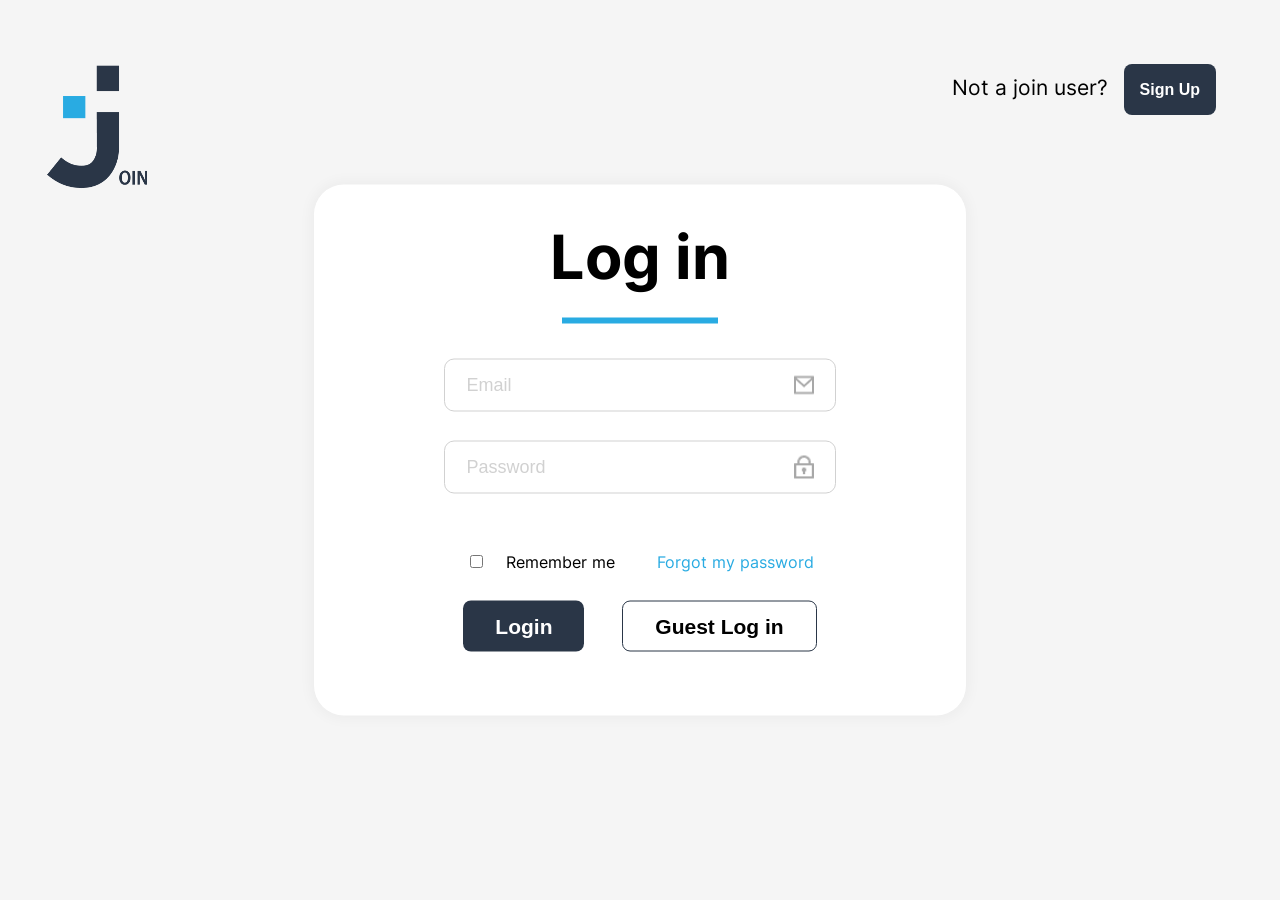
<file: index.html>
<!DOCTYPE html>
<html lang="en">

<head>
    <meta charset="UTF-8">
    <meta http-equiv="X-UA-Compatible" content="IE=edge">
    <meta name="viewport" content="width=device-width, initial-scale=1.0">
    <title>Start | Join</title>
    <link rel="stylesheet" href="./css/style.css">
    <link rel="stylesheet" href="./css/font.css">
    <link rel="stylesheet" href="./css/login.css">
    <link rel="icon" type="image/png" href="assets/img/join-logo.png">
    <script src="js/demo-data.js"></script>
    <script src="js/storage.js"></script>
    <script src="js/login.js"></script>
</head>

<body onload="initLogin()">
    <div class="background-cover"></div>
    <header class="login-header">
        <div class="login-header-left">
            <div class="background-cover"></div>
            <div class="logo-animation"></div>
        </div>
        <div id="login-header-right" class="login-header-right">
            <span>Not a join user?</span>
            <button class="signup-btn" onclick="openSignUpForm()">Sign Up</button>
        </div>
    </header>

    <main>
        <!-- Login -->
        <div id="login-container" class="login-container login-container-centered">
            <h1>Log in</h1>
            <span class="login-border-bottom"></span>
            <form onsubmit="login(); return false" class="login-form">
                <input class="login-input-fields input-email-icon" type="email" id="email" placeholder="Email" required>
                <input class="login-input-fields input-password-icon" type="password" id="password"
                    placeholder="Password" required>
                <div id="feedback-container" class="feedback-container"></div>
                <div class="remember-me-container">
                    <div class="login-checkbox"><input type="checkbox" id="remember-me-checkbox">Remember me</div>
                    <a href="#" onclick="openForgotPasswordForm()">Forgot my password</a>
                </div>
                <div class="login-btn-container">
                    <button class="dark-btn">Login</button>
                    <button class="light-btn" onclick="guestLogin()">Guest Log in</button>
                </div>
            </form>
        </div>
        <!-- Sign Up -->
        <div id="signup-container" class="login-container login-container-centered d-none">
            <img class="login-arrow-back" src="./assets/img/arrow-left-blue.png" onclick="closeSignUpForm()">
            <h1>Sign Up</h1>
            <span class="login-border-bottom"></span>
            <form onsubmit="newUser(); return false" class="login-form">
                <input class="login-input-fields input-user-icon" type="text" id="signup-name" placeholder="Name"
                    required>
                <input class="login-input-fields input-email-icon" type="email" id="signup-email" placeholder="Email"
                    required>
                <input class="login-input-fields input-password-icon" type="password" id="signup-password"
                    placeholder="Password" required>
                <div class="login-btn-container">
                    <button id="register-btn" class="dark-btn">Sign up</button>
                </div>
            </form>
        </div>
        <!-- Forgot Password-->
        <div id="forgot-password-container" class="forgot-password-container login-container-centered d-none">
            <img class="login-arrow-back" src="./assets/img/arrow-left-blue.png" onclick="closeForgotPasswordForm()">
            <h1 class="forgot-password-headline">I forgot my password</h1>
            <span class="login-border-bottom"></span>
            <span class="forgot-password-text">Don't worry! We will send you an email with the instructions to reset
                your password.</span>
            <form class="login-form">
                <input class="login-input-fields input-email-icon" type="email" id="forgot-password" placeholder="Email"
                    required>
                <div class="login-btn-container">
                    <button class="dark-btn" onclick="resetPassword(); return false">Send me the email</button>
                </div>
            </form>
            <!-- Sent Message Confirmation Button -->
            <div id="confirmation-msg" class="confirmation-msg d-none" onclick="closeForgotPasswordForm()">
                <img src="assets/img/send-check.png">
                <span>E-Mail reset not in use</span>
            </div>
        </div>
        <!-- Reset Password -->
        <div class="reset-password-container login-container-centered d-none">
            <img class="login-arrow-back" src="./assets/img/arrow-left-blue.png">
            <h1 class="forgot-password-headline">Reset your password</h1>
            <span class="login-border-bottom"></span>
            <span class="forgot-password-text">Change your account password</span>
            <form class="login-form">
                <input class="login-input-fields input-password-icon" type="password" id="new-password"
                    placeholder="New password" required>
                <input class="login-input-fields input-password-icon" type="password" id="confirm-new-password"
                    placeholder="Confirm password" required>
                <div class="login-btn-container">
                    <button class="dark-btn">Continue</button>
                </div>
            </form>
        </div>
    </main>
</body>

</html>
</file>
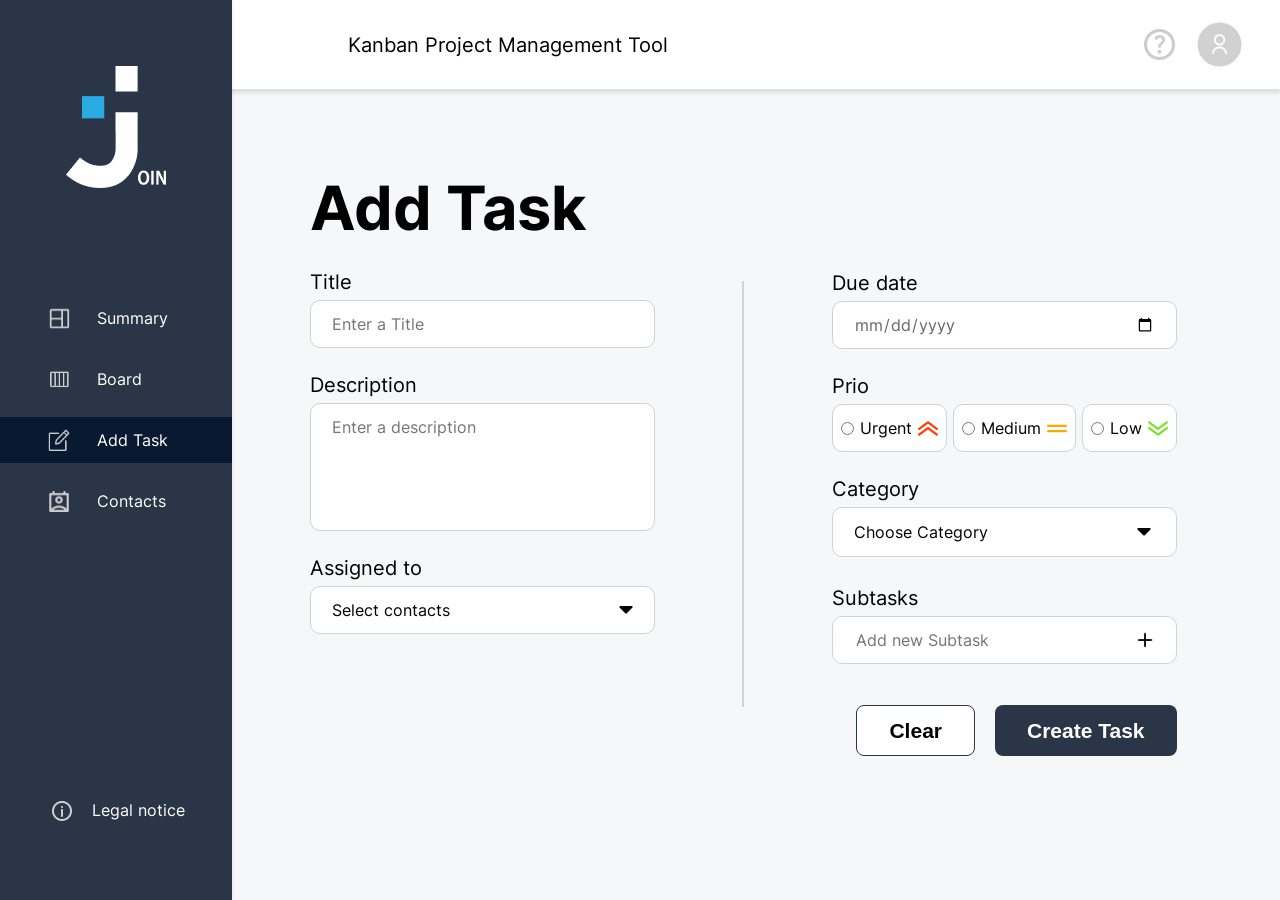
<file: add-task.html>
<!DOCTYPE html>
<html lang="en">

<head>
    <meta charset="UTF-8">
    <meta http-equiv="X-UA-Compatible" content="IE=edge">
    <meta name="viewport" content="width=device-width, initial-scale=1.0">
    <title>Add Task | Join</title>
    <link rel="stylesheet" href="./css/style.css">
    <link rel="stylesheet" href="./css/font.css">
    <link rel="stylesheet" href="./css/header-side.css">
    <script src="js/script.js"></script>
    <script src="js/demo-data.js"></script>
    <script src="js/storage.js"></script>
    <script src="js/add-task.js"></script>
    <link rel="stylesheet" href="./css/add-task.css">
    <link rel="icon" type="image/png" href="assets/img/join-logo.png">
</head>

<body onload="initAddTask()">
    <!-- Header + Nav Templates> -->
    <div w3-include-html="assets/templates/header.html"></div>
    <div w3-include-html="assets/templates/nav.html"></div>
    <!-- Add Task Content -->
    <form onsubmit="createTask('to-do'); return false;">
        <div id="addTaskPageBody" class="addTaskPage">
            <div class="addTaskLR">
                <div class="addTaskLeft">
                    <div class="center">
                        <div class="headline">
                            <h1>Add Task</h1>
                        </div>
                        <div class="titleContainer">
                            <label for="titleField" class="subHeadline">Title</label>
                            <input required name="titleField" id="titleField" type="text" class="textAreaStyle1"
                                placeholder="Enter a Title">
                        </div>
                        <div class="descriptionContainer">
                            <label for="descriptionField" class="subHeadline">Description</label>
                            <textarea required name="descriptionField" id="descriptionField" class="textAreaStyle1"
                                placeholder="Enter a description"></textarea>
                        </div>
                        <div class="contactContainer">
                            <label for="chooseContact" class="subHeadline">Assigned to</label>
                            <div class="add-task-dropdown">
                                <div class="add-task-dropdown-title" onclick="showContactList()">Select contacts<img
                                        src="./assets/img/arrow_down.png" alt="Arrow Down"></div>
                                <div class="d-none" id="add-task-dropdown-content"></div>
                            </div>
                            <div id="alertContact" class="noSelectionAlert"></div>
                        </div>
                    </div>
                </div>
                <div class="centerLine">
                    <div class="dividingLine"></div>
                </div>
                <div class="addTaskRight">
                    <div class="center">
                        <div class="dateContainer">
                            <label for="dueDateField" class="subHeadline">Due date</label>
                            <input required id="dueDateField" name="dueDateField" class="dueDateField" type="date">
                        </div>
                        <div class="priorityContainer">
                            <label for="priority" class="subHeadline">Prio</label>
                            <div id="prioField" class="prio">
                                <label>
                                    <div class="prioBtn">
                                        <input required value="Urgent" type="radio" name="priority" class="prioRadio">
                                        <span>Urgent</span>
                                        <img id="Urgent" src="./assets/img/prio-urgent.png">
                                    </div>
                                </label>
                                <label>
                                    <div class="prioBtn">
                                        <input value="Medium" type="radio" name="priority" class="prioRadio">
                                        <span>Medium</span>
                                        <img id="Medium" src="./assets/img/prio-medium.png">
                                    </div>
                                </label>
                                <label>
                                    <div class="prioBtn">
                                        <input value="Low" type="radio" name="priority" class="prioRadio">
                                        <span>Low</span>
                                        <img id="Low" src="./assets/img/prio-low.png">
                                    </div>
                                </label>
                            </div>
                        </div>
                        <div class="categoryContainer">
                            <label for="chooseCategory" class="subHeadline">Category</label>
                            <div id="selectToInput">
                                <select name="chooseCategory" id="chooseCategory" class="selectInput"
                                    onchange="addCategory()">
                                    <option selected disabled>Choose Category</option>
                                    <option value="NewCategory">New Category</option>
                                </select>
                            </div>
                            <div class="d-none" id="categoryColors">
                                <div class="categoryColor" id="1" style="background-color: #8aa4ff;"
                                    onclick="selectCategoryColor('#8aa4ff');"></div>
                                <div class="categoryColor" id="2" style="background-color: #ff0000;"
                                    onclick="selectCategoryColor('#ff0000');"></div>
                                <div class="categoryColor" id="3" style="background-color: #2ad300;"
                                    onclick="selectCategoryColor('#2ad300');"></div>
                                <div class="categoryColor" id="4" style="background-color: #ff8a00;"
                                    onclick="selectCategoryColor('#ff8a00');"></div>
                                <div class="categoryColor" id="5" style="background-color: #e200be;"
                                    onclick="selectCategoryColor('#e200be');"></div>
                                <div class="categoryColor" id="6" style="background-color: #0038ff;"
                                    onclick="selectCategoryColor('#0038ff');"></div>
                            </div>
                            <div id="alertCategory" class="noSelectionAlert"></div>
                        </div>
                        <div class="subtaskContainer">
                            <label for="subtaskInput" class="subHeadline">Subtasks</label>
                            <div id="subtaskField">
                                <div>
                                    <input name="subtaskInput" id="subtaskInput" type="text"
                                        placeholder="Add new Subtask">
                                    <img onclick="addNewSubtask()" src="./assets/img/plus-icon.png">
                                </div>
                            </div>
                            <div>
                                <ul id="subtaskList"></ul>
                            </div>
                        </div>
                        <div class="finishButtons" id="addTaskBTN">
                            <button class="light-btn" id="clearTaskButton" onclick="resetForm()">Clear</button>
                            <button class="dark-btn" id="createTaskButton" type="submit">Create
                                Task</button>
                        </div>
                    </div>
                </div>
            </div>
        </div>
    </form>
    <!-- Success Message -->
    <div id="task-added-msg" class="task-added-msg d-none" onclick="closeTaskAddedMessage()">
        <span>Task added to board</span>
        <img src="assets/img/task-added.png">
    </div>
</body>

</html>
</file>
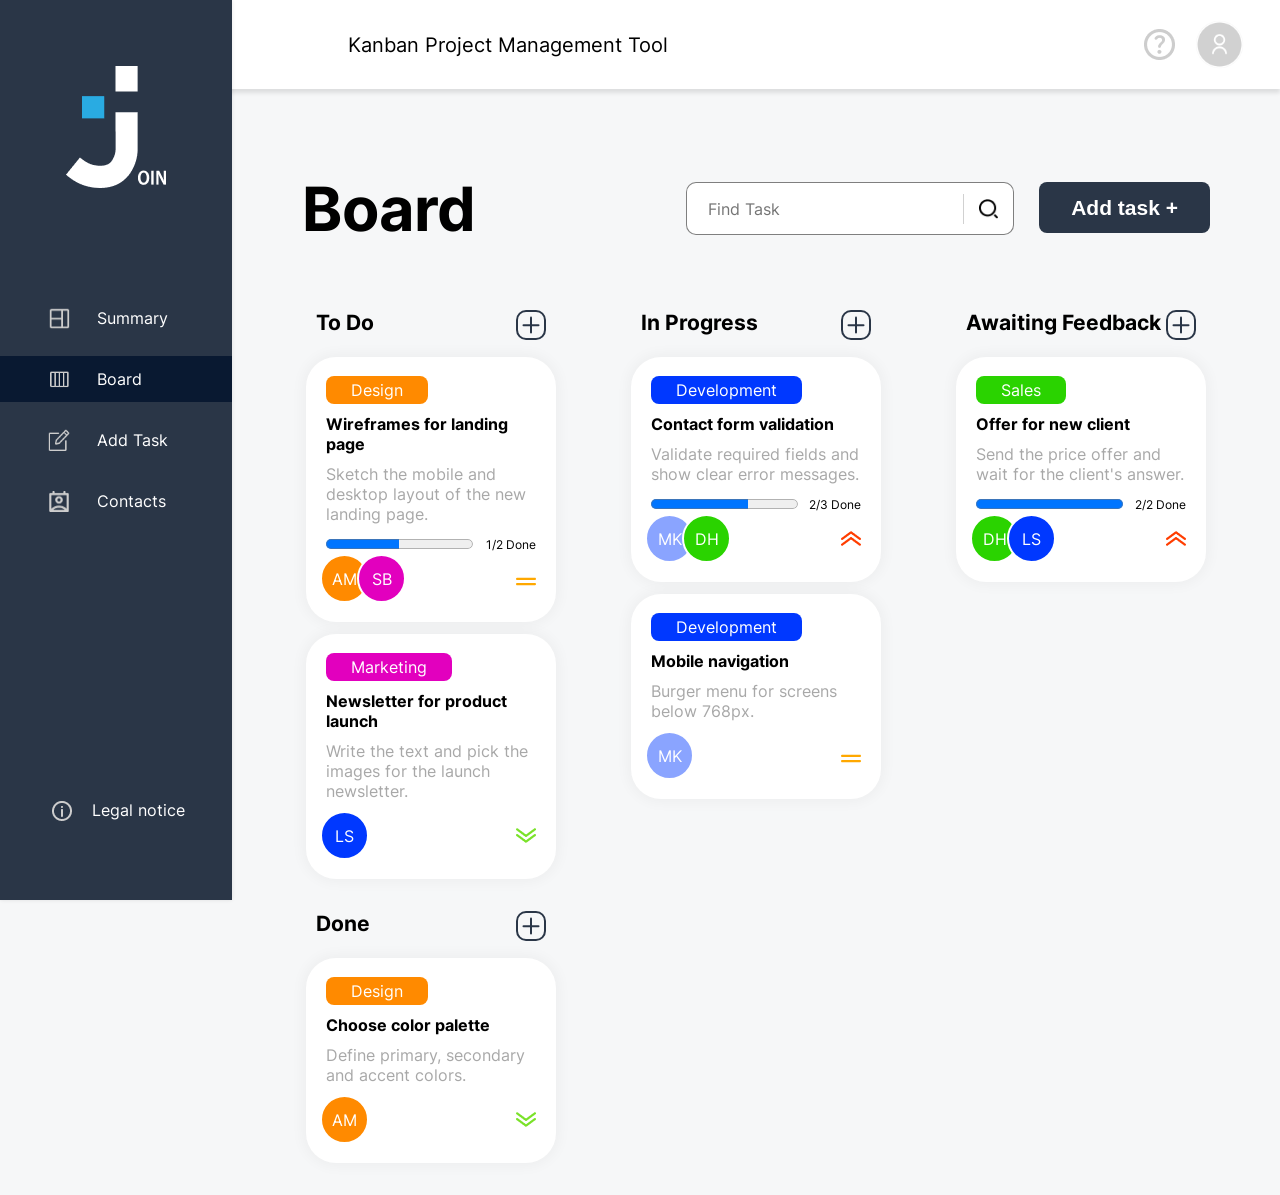
<file: board.html>
<!DOCTYPE html>
<html lang="en">

<head>
    <meta charset="UTF-8">
    <meta http-equiv="X-UA-Compatible" content="IE=edge">
    <meta name="viewport" content="width=device-width, initial-scale=1.0">
    <title>Board | Join</title>
    <link rel="stylesheet" href="./css/style.css">
    <link rel="stylesheet" href="./css/font.css">
    <link rel="stylesheet" href="./css/header-side.css">
    <link rel="stylesheet" href="./css/board.css">
    <link rel="stylesheet" href="./css/add-task.css">
    <link rel="icon" type="image/png" href="assets/img/join-logo.png">
    <script src="js/demo-data.js"></script>
    <script src="js/storage.js"></script>
    <script src="js/script.js"></script>
    <script src="js/board.js"></script>
    <script src="js/board-popup-card.js"></script>
    <script src="js/board-templates.js"></script>
    <script src="js/add-task.js"></script>
    <script src="js/login.js"></script>
</head>

<body onload="initBoard(), loadAddTaskData()">
    <!-- Header + Nav Templates> -->
    <div w3-include-html="assets/templates/header.html"></div>
    <div w3-include-html="assets/templates/nav.html"></div>
    <!-- Main Content> -->
    <main>
        <div class="board-section">
            <div class="board-header margin-bottom-25">
                <div class="headline-mobile d-none">Kanban Project Management Tool</div>
                <div class="board-add-task">
                    <h1>Board</h1>
                    <img onclick="openAddTask('to-do')" class="add-task-btn-mobile d-none"
                        src="./assets/img/add_task_mob.svg" alt="">
                </div>
                <div class="search-container">
                    <div class="search-box"><input type="text" placeholder="Find Task" onkeyup="findTasks()">
                        <div class="dividing-line"></div>
                        <div class="search-icon"><img src="./assets/img/magnifier.png" alt=""></div>
                    </div>
                    <button class="dark-btn add-task-btn-big" onclick="openAddTask('to-do')">Add task +</button>
                </div>
            </div>
            <div class="board-content">
                <div class="board-column">
                    <div class="board-column-head">
                        <h3>To Do</h3>
                        <div class="add-task-column" onclick="openAddTask('to-do')">
                            <img src="./assets/img/plus.svg">
                        </div>
                    </div>
                    <div class="drag-area" id="to-do" ondrop="moveTo('to-do'); removeHighlight('to-do')"
                        ondragover="allowDrop(event); highlight('to-do')" ondragleave="removeHighlight('to-do')">
                    </div>
                </div>
                <div class="board-column">
                    <div class="board-column-head">
                        <h3>In Progress</h3>
                        <div class="add-task-column" onclick="openAddTask('in-progress')">
                            <img src="./assets/img/plus.svg">
                        </div>
                    </div>
                    <div class="drag-area" id="in-progress"
                        ondrop="moveTo('in-progress'); removeHighlight('in-progress')"
                        ondragover="allowDrop(event); highlight('in-progress')"
                        ondragleave="removeHighlight('in-progress')"></div>
                </div>
                <div class="board-column">
                    <div class="board-column-head">
                        <h3>Awaiting Feedback</h3>
                        <div class="add-task-column" onclick="openAddTask('awaiting-feedback')">
                            <img src="./assets/img/plus.svg">
                        </div>
                    </div>
                    <div class="drag-area" id="awaiting-feedback"
                        ondrop="moveTo('awaiting-feedback'); removeHighlight('awaiting-feedback')"
                        ondragover="allowDrop(event); highlight('awaiting-feedback')"
                        ondragleave="removeHighlight('awaiting-feedback')"></div>
                </div>
                <div class="board-column">
                    <div class="board-column-head">
                        <h3>Done</h3>
                        <div class="add-task-column" onclick="openAddTask('done')">
                            <img src="./assets/img/plus.svg">
                        </div>
                    </div>
                    <div class="drag-area" id="done" ondrop="moveTo('done'); removeHighlight('done')"
                        ondragover="allowDrop(event); highlight('done')" ondragleave="removeHighlight('done')"></div>
                </div>
            </div>
        </div>
    </main>
    <!-- Popup Card -->
    <div id="popup-card" class="popup-card d-none"></div>
    <!-- Add Task -->
    <div id="add-task-overlay" class="add-task-overlay d-none">
        <div class="add-task-container">
            <div class="add-task-close-btn" onclick="closeAddTask()">
                <img src="./assets/img/close-btn.png">
            </div>
            <div class="add-task-content">
                <form onsubmit="createTask('to-do'); return false;">
                    <div id="addTaskPageBody" class="addTaskPage">
                        <div class="addTaskLR">
                            <div class="addTaskLeft">
                                <div class="center">
                                    <div class="headline">
                                        <h1>Add Task</h1>
                                    </div>
                                    <div class="titleContainer">
                                        <label for="titleField" class="subHeadline">Title</label>
                                        <input required name="titleField" id="titleField" type="text"
                                            class="textAreaStyle1" placeholder="Enter a Title">
                                    </div>
                                    <div class="descriptionContainer">
                                        <label for="descriptionField" class="subHeadline">Description</label>
                                        <textarea required name="descriptionField" id="descriptionField"
                                            class="textAreaStyle1" placeholder="Enter a description"></textarea>
                                    </div>
                                    <div class="contactContainer">
                                        <label for="chooseContact" class="subHeadline">Assigned to</label>
                                        <div class="add-task-dropdown">
                                            <div class="add-task-dropdown-title" onclick="showContactList()">Select
                                                contacts<img src="./assets/img/arrow_down.png" alt="Arrow Down"></div>
                                            <div class="d-none" id="add-task-dropdown-content"></div>
                                        </div>
                                        <div id="alertContact" class="noSelectionAlert"></div>
                                    </div>
                                </div>
                            </div>
                            <div class="centerLine">
                                <div class="dividingLine"></div>
                            </div>
                            <div class="addTaskRight">
                                <div class="center">
                                    <div class="dateContainer">
                                        <label for="dueDateField" class="subHeadline">Due date</label>
                                        <input required id="dueDateField" name="dueDateField" class="dueDateField"
                                            type="date">
                                    </div>
                                    <div class="priorityContainer">
                                        <label for="priority" class="subHeadline">Prio</label>
                                        <div id="prioField" class="prio">
                                            <label>
                                                <div class="prioBtn">
                                                    <input required value="Urgent" type="radio" name="priority"
                                                        class="prioRadio">
                                                    <span>Urgent</span>
                                                    <img id="Urgent" src="./assets/img/prio-urgent.png">
                                                </div>
                                            </label>
                                            <label>
                                                <div class="prioBtn">
                                                    <input value="Medium" type="radio" name="priority"
                                                        class="prioRadio">
                                                    <span>Medium</span>
                                                    <img id="Medium" src="./assets/img/prio-medium.png">
                                                </div>
                                            </label>
                                            <label>
                                                <div class="prioBtn">
                                                    <input value="Low" type="radio" name="priority" class="prioRadio">
                                                    <span>Low</span>
                                                    <img id="Low" src="./assets/img/prio-low.png">
                                                </div>
                                            </label>
                                        </div>
                                    </div>
                                    <div class="categoryContainer">
                                        <label for="chooseCategory" class="subHeadline">Category</label>
                                        <div id="selectToInput">
                                            <select name="chooseCategory" id="chooseCategory" class="selectInput"
                                                onchange="addCategory()">
                                                <option selected disabled>Choose Category</option>
                                                <option value="NewCategory">New Category</option>
                                            </select>
                                        </div>
                                        <div class="d-none" id="categoryColors">
                                            <div class="categoryColor" id="1" style="background-color: #8aa4ff;"
                                                onclick="selectCategoryColor('#8aa4ff');"></div>
                                            <div class="categoryColor" id="2" style="background-color: #ff0000;"
                                                onclick="selectCategoryColor('#ff0000');"></div>
                                            <div class="categoryColor" id="3" style="background-color: #2ad300;"
                                                onclick="selectCategoryColor('#2ad300');"></div>
                                            <div class="categoryColor" id="4" style="background-color: #ff8a00;"
                                                onclick="selectCategoryColor('#ff8a00');"></div>
                                            <div class="categoryColor" id="5" style="background-color: #e200be;"
                                                onclick="selectCategoryColor('#e200be');"></div>
                                            <div class="categoryColor" id="6" style="background-color: #0038ff;"
                                                onclick="selectCategoryColor('#0038ff');"></div>
                                        </div>
                                        <div id="alertCategory" class="noSelectionAlert"></div>
                                    </div>
                                    <div class="subtaskContainer">
                                        <label for="subtaskInput" class="subHeadline">Subtasks</label>
                                        <div id="subtaskField">
                                            <div>
                                                <input name="subtaskInput" id="subtaskInput" type="text"
                                                    placeholder="Add new Subtask">
                                                <img onclick="addNewSubtask()" src="./assets/img/plus-icon.png">
                                            </div>
                                        </div>
                                        <div>
                                            <ul id="subtaskList"></ul>
                                        </div>
                                    </div>
                                    <div class="finishButtons" id="addTaskBTN">
                                        <button class="light-btn" id="clearTaskButton"
                                            onclick="resetForm()">Clear</button>
                                        <button class="dark-btn" id="createTaskButton" type="submit">Create
                                            Task</button>
                                    </div>
                                </div>
                            </div>
                        </div>
                    </div>
                </form>
            </div>
        </div>
    </div>
    <!-- Success Message-->
    <div id="task-added-msg" class="task-added-msg d-none">
        <span>Task added to board</span>
        <img src="assets/img/task-added.png">
    </div>
</body>
</body>

</html>
</file>
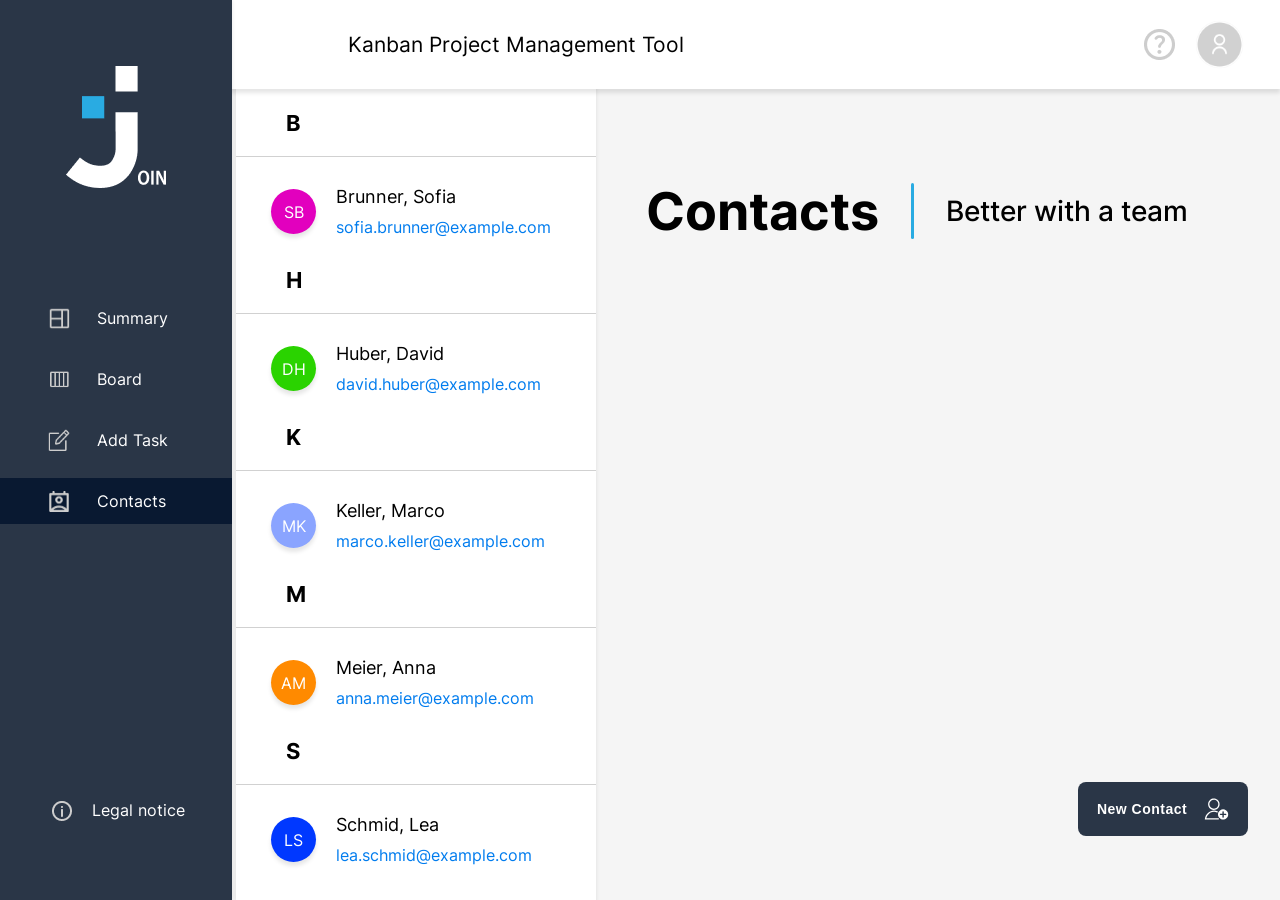
<file: contact.html>
<!DOCTYPE html>
<html lang="en">

<head>
    <meta charset="UTF-8">
    <meta http-equiv="X-UA-Compatible" content="IE=edge">
    <meta name="viewport" content="width=device-width, initial-scale=1.0">
    <link rel="icon" type="image/x-icon" href="./assets/img/join_logo.svg">
    <link rel="stylesheet" href="./css/style.css">
    <link rel="stylesheet" href="./css/font.css">
    <link rel="stylesheet" href="./css/header-side.css">
    <link rel="stylesheet" href="./css/contact.css">
    <link rel="icon" type="image/png" href="./assets/img/join-logo.png">
    <script src="js/demo-data.js"></script>
    <script src="js/storage.js"></script>
    <script src="js/script.js"></script>
    <script src="js/contact.js"></script>
    <script src="js/contact-templates.js"></script>
    <title>Contact | Join</title>
</head>

<body onload="initContact()">
    <!-- Header + Nav Templates> -->
    <div w3-include-html="./assets/templates/header.html"></div>
    <div w3-include-html="./assets/templates/nav.html"></div>
    <!-- Main Content -->
    <div class="overflow">
        <main class="contacts-main-container">
            <!-- Content - left side -->
            <section class="contact-list-container" id="hide-contacts">
                <div>
                    <div id="contactList"></div>
                </div>
            </section>
            <!-- Content - right side -->
            <section id="contactOverlay" class="contact-selection-container contact-selection-overlay edit-contact">
                <div class="contact-header-container">
                    <h1 class="contact-header">Contacts</h1>
                    <div class="contact-header-seperator"></div>
                    <h2 class="contact-header-slogan">Better with a team</h2>
                </div>
                <div id="contactSelection"></div>
                <div id="formContainer"></div>
            </section>
            <button onclick="showContactForm()" title="add contact" class="contact-add-btn contact-btn-position"
                id="contact-add-btn">
                <p>New Contact</p>
                <img class="contact-btn-icon" src="./assets/img/add_contact.svg" alt="#">
            </button>
        </main>
    </div>
        <div id="contactForm" class="contact-form-overlay contact-form-overlay-position edit-contact d-none">
            <div class="contact-form-left">
                <img class="contact-form-logo" src="./assets/img/Logo-Join.png" alt="#">
                <span class="contact-form-heading">Add Contact</span>
                <p class="contact-form-slogan">Tasks are better with a team!</p>
                <img class="contact-form-underline" src="./assets/img/underline.svg" alt="">
            </div>
            <div class="contact-form-right">
                <img class="contact-form-user-icon" src="./assets/img/contact-user-icon.svg">
                <div class="contact-input-container margin-top">
                    <div class="icon-top-right" title="close form">
                        <img class="contact-cancel-icon" src="./assets/img/contact-cancel-icon.svg" alt="#"  onclick="closeAddContactForm()" >
                        <img class="contact-cancel-icon-mobile hide-content" src="./assets/img/x_ixon.png" alt="" onclick="closeAddContactForm()">
                    </div>
                    <form onsubmit="addContacts(); return false;">
                        <div class="form-group">
                            <input class="contact-input-field input-name-img" type="text" placeholder="First Name"
                                id="firstName" name="firstName" required>
                        </div>
                        <div class="form-group">
                            <input class="contact-input-field input-name-img" type="text" placeholder="Last Name"
                                id="lastName" name="lastName" required>
                        </div>
                        <div class="form-group">
                            <input class="contact-input-field input-email-img" type="email" placeholder="Email"
                                id="email" name="email" required>
                        </div>
                        <div class="form-group">
                            <input class="contact-input-field input-phone-img" type="tel" placeholder="Phone" id="phone"
                                name="phone" pattern="[+0-9\s]+" required>
                        </div>
                        <div class="form-group color-picker">
                            <input class="p-none" type="color" id="color" name="color" value="#000000" required>
                        </div>
                        <div class="form-group btn-centered">
                            <button type="submit" class="contact-add-btn">
                                <p>Create Contact</p>
                                <img class="contact-create-icon" src="./assets/img/contact-create-icon.svg" alt="#">
                            </button>
                        </div>
                    </form>
                </div>
            </div>
</body>

</html>
</file>
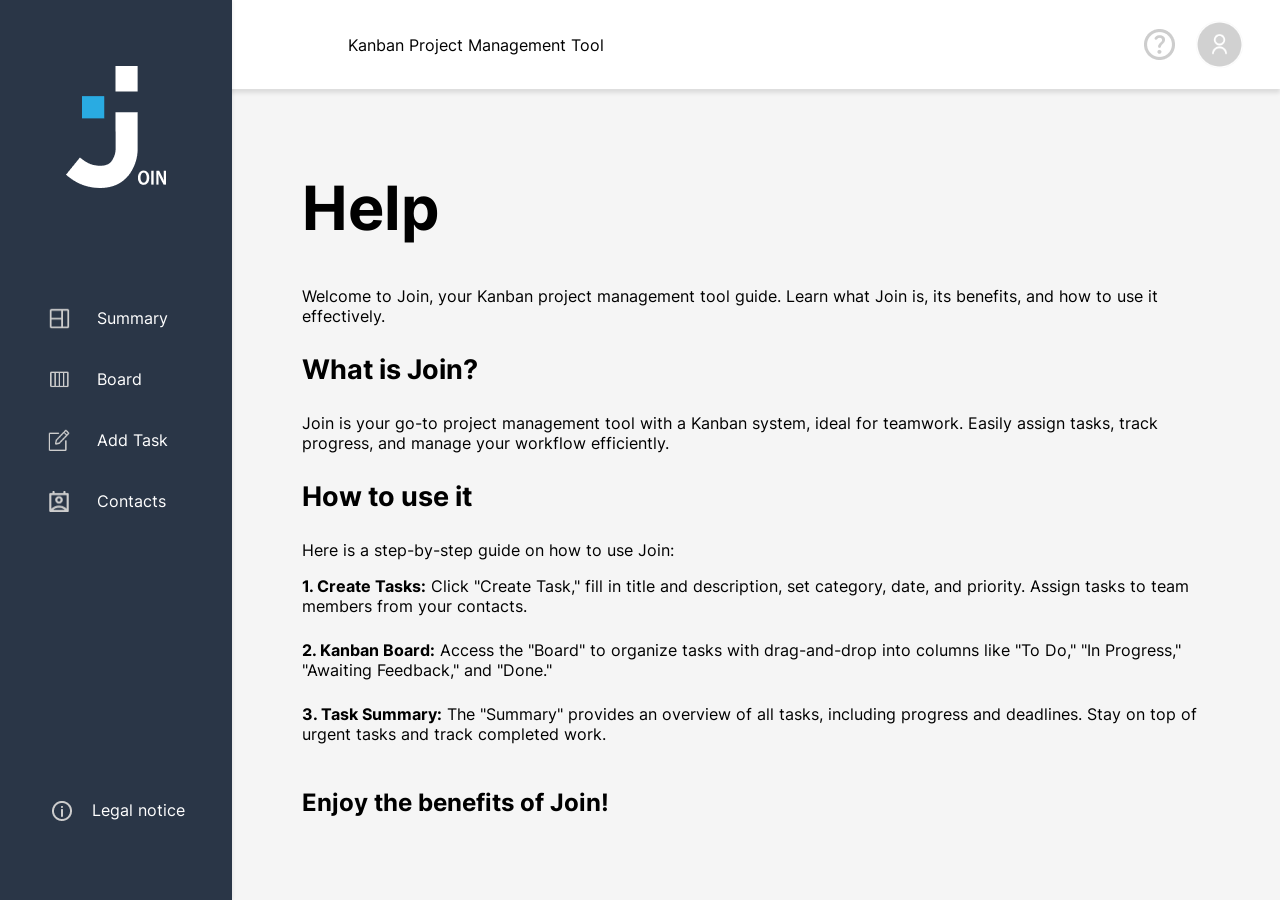
<file: help.html>
<!DOCTYPE html>
<html lang="en">

<head>
    <meta charset="UTF-8">
    <meta http-equiv="X-UA-Compatible" content="IE=edge">
    <meta name="viewport" content="width=device-width, initial-scale=1.0">
    <link rel="stylesheet" href="css/font.css">
    <link rel="stylesheet" href="css/help.css">
    <link rel="stylesheet" href="css/header-side.css">
    <link rel="icon" type="image/png" href="assets/img/join-logo.png">
    <script src="js/script.js"></script>
    <title>Help | Join</title>
</head>

<body onload="includeHTML();">
    <!-- Header + Nav Templates> -->
    <div w3-include-html="assets/templates/header.html"></div>
    <div w3-include-html="assets/templates/nav.html"></div>
    <!-- Main Content -->
    <div class='help-content'>
        <h1>Help</h1>
        <p>Welcome to Join, your Kanban project management tool guide. Learn what Join is, its benefits, and how to use
            it effectively.</p>
        <h3>What is Join?</h3>
        <p>Join is your go-to project management tool with a Kanban system, ideal for teamwork. Easily assign tasks,
            track progress, and manage your workflow efficiently.</p>
        <h3>How to use it</h3>
        <p>Here is a step-by-step guide on how to use Join:</p>
        <div class="pdg-btm">
            <b>1. Create Tasks:</b>
            Click "Create Task," fill in title and description, set category, date, and priority. Assign tasks to
            team members from your contacts.
        </div>
        <div class="pdg-btm"><b>2. Kanban Board:</b>
            Access the "Board" to organize tasks with drag-and-drop into columns like "To Do," "In Progress,"
            "Awaiting Feedback," and "Done."
        </div>
        <div class="pdg-btm"><b>3. Task Summary:</b>
            The "Summary" provides an overview of all tasks, including progress and deadlines. Stay on top of urgent
            tasks and track completed work.
        </div>
        <h2>Enjoy the benefits of Join!</h2>
    </div>
</body>

</html>
</file>
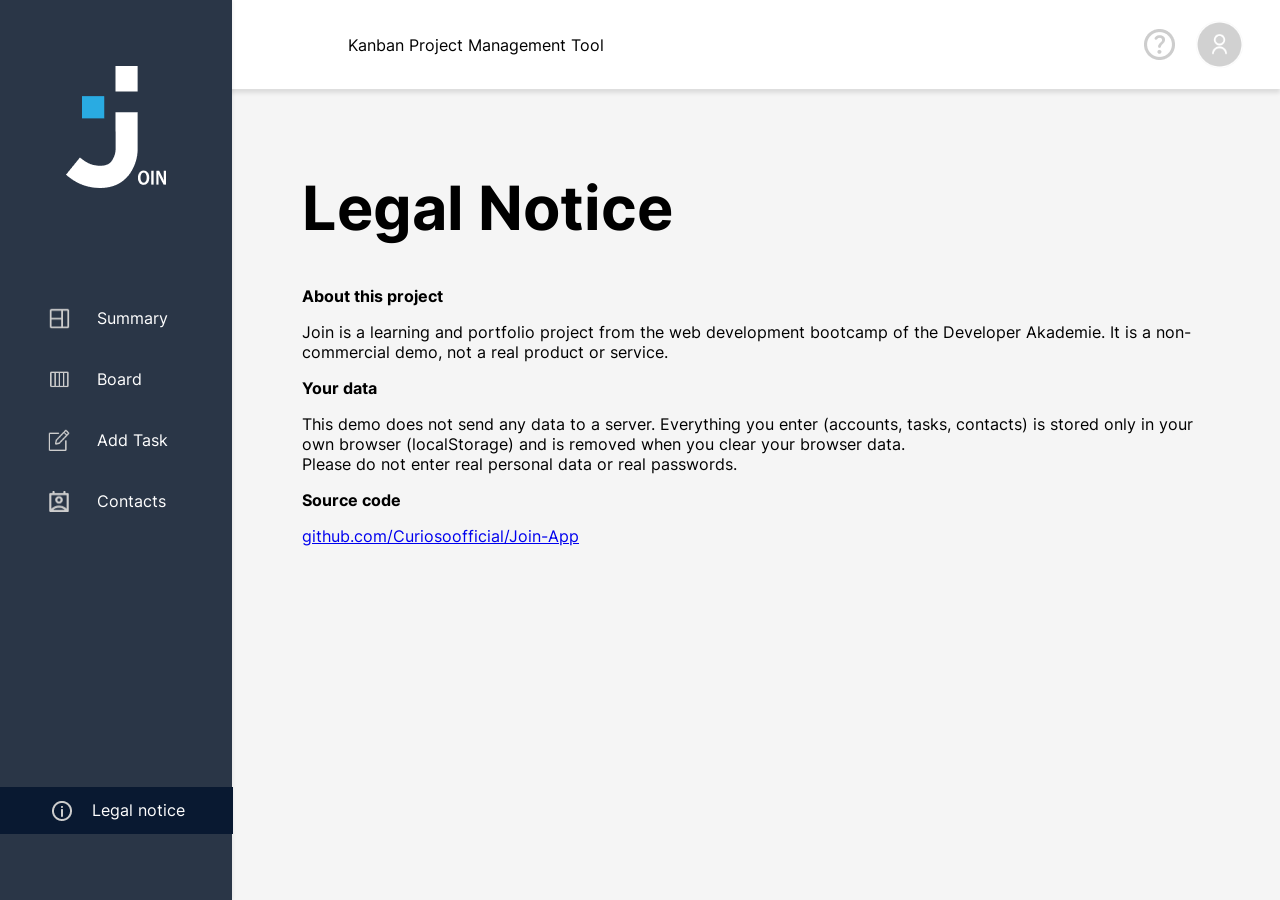
<file: legal-notice.html>
<!DOCTYPE html>
<html lang="en">

<head>
    <meta charset="UTF-8">
    <meta http-equiv="X-UA-Compatible" content="IE=edge">
    <meta name="viewport" content="width=device-width, initial-scale=1.0">
    <link rel="stylesheet" href="css/font.css">
    <link rel="stylesheet" href="css/header-side.css">
    <link rel="stylesheet" href="css/legal-notice.css">
    <link rel="icon" type="image/png" href="assets/img/join-logo.png">
    <script src="js/script.js"></script>
    <script src="js/legal-notice.js"></script>
    <title>Legal Notice | Join</title>
</head>

<body onload="initLegalNotice()">
    <!-- Header + Nav Templates> -->
    <div w3-include-html="assets/templates/header.html"></div>
    <div w3-include-html="assets/templates/nav.html"></div>
    <!-- Main Content -->
    <div class="legal-notice-content">
        <h1>Legal Notice</h1>
        <b>About this project</b>
        <p>Join is a learning and portfolio project from the web development bootcamp of the Developer Akademie.
            It is a non-commercial demo, not a real product or service.</p>
        <b>Your data</b>
        <p>This demo does not send any data to a server. Everything you enter (accounts, tasks, contacts) is
            stored only in your own browser (localStorage) and is removed when you clear your browser data.<br>
            Please do not enter real personal data or real passwords.</p>
        <b>Source code</b>
        <p><a href="https://github.com/Curiosoofficial/Join-App" target="_blank" rel="noopener">github.com/Curiosoofficial/Join-App</a></p>
    </div>
</body>

</html>
</file>
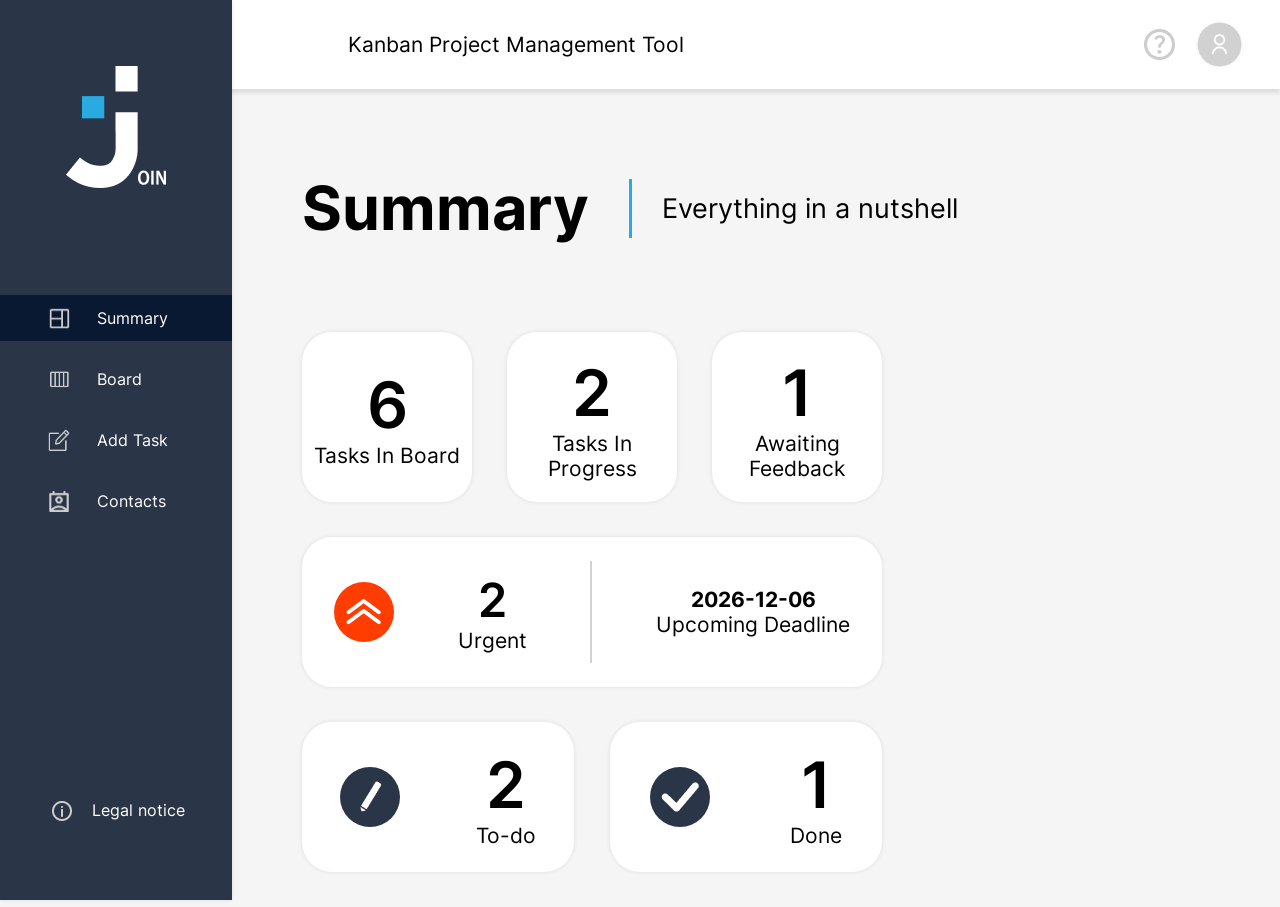
<file: summary-user.html>
<!DOCTYPE html>
<html lang="en">

<head>
    <meta charset="UTF-8">
    <meta http-equiv="X-UA-Compatible" content="IE=edge">
    <meta name="viewport" content="width=device-width, initial-scale=1.0">
    <title>Summary | Join</title>
    <link rel="stylesheet" href="./css/style.css">
    <link rel="stylesheet" href="./css/font.css">
    <link rel="stylesheet" href="./css/header-side.css">
    <link rel="stylesheet" href="./css/summary-user.css">
    <link rel="icon" type="image/png" href="assets/img/join-logo.png">
    <script src="js/demo-data.js"></script>
    <script src="js/storage.js"></script>
    <script src="js/script.js"></script>
    <script src="js/add-task.js"></script>
    <script src="js/summary-user.js"></script>
</head>

<body onload="initSummary()">
    <!-- Header + Nav Templates> -->
    <div w3-include-html="assets/templates/header.html"></div>
    <div w3-include-html="assets/templates/nav.html"></div>
    <!-- Animation -->
    <div class="background-cover"></div>
    <!-- Content -->
    <main>
        <div class="main-container">
            <div class="headline">
                <h1>Summary</h1>
                <div class="headline-subtext">
                    <div class="border-blue"></div>
                    <span>Everything in a nutshell</span>
                </div>
            </div>
            <div class="content">
                <!-- Main Left -->
                <div class="content-left">
                    <!-- Tasks First Row -->
                    <div class="content-first-row">
                        <div class="task-small-container" onclick="linkToBoard()">
                            <span id="tasks-in-board" class="task-number">0</span>
                            <span class="task-subtext">Tasks In Board</span>
                        </div>
                        <div class="task-small-container" onclick="linkToBoard()">
                            <span id="tasks-in-progress" class="task-number">0</span>
                            <span class="task-subtext">Tasks In Progress</span>
                        </div>
                        <div class="task-small-container" onclick="linkToBoard()">
                            <span id="tasks-awaiting-feedback" class="task-number">0</span>
                            <span class="task-subtext">Awaiting Feedback</span>
                        </div>
                    </div>
                    <!-- Tasks Second Row -->
                    <div class="content-second-row">
                        <div class="task-urgent-container" onclick="linkToBoard()">
                            <div class="urgent-img">
                                <img src="./assets/img/urgent-icon.png">
                            </div>
                            <div class="justify-content-tasks">
                                <span id="tasks-urgent" class="task-urgent-number">0</span>
                                <span>Urgent</span>
                            </div>
                            <div class="border-gray">
                            </div>
                            <div class="justify-content-tasks">
                                <span id="upcoming-deadline" class="task-urgent-date">-</span>
                                <span>Upcoming Deadline</span>
                            </div>
                        </div>
                    </div>
                    <!-- Tasks Third Row-->
                    <div class="content-third-row">
                        <div class="task-todo-container" onclick="linkToBoard()">
                            <div class="todo-img">
                                <img src="./assets/img/task-todo.png">
                            </div>
                            <div class="justify-content-tasks">
                                <span id="tasks-to-do" class="task-number">0</span>
                                <span class="task-subtext">To-do</span>
                            </div>
                        </div>
                        <div class="task-done-container" onclick="linkToBoard()">
                            <div class="done-img">
                                <img src="./assets/img/task-done.png">
                            </div>
                            <div class="justify-content-tasks">
                                <span id="tasks-done" class="task-number">0</span>
                                <span class="task-subtext">Done</span>
                            </div>
                        </div>
                    </div>
                </div>
                <!-- Main Right -->
                <div class="content-right animation">
                    <div id="user-greetings" class="user-greetings"></div>
                    <div id="user-name" class="user-name"></div>
                </div>
            </div>
        </div>
    </main>
</body>

</html>
</file>
<file: css/style.css>
body {
    margin: 0;
    font-family: 'Inter', sans-serif;
    background-color: #F5F5F5;
    font-size: 16px;
}

a {
    text-decoration: none;
    color: #29ABE2
}

h1 {
    font-size: 61px;
    margin-top: 0;
    margin-bottom: 0;
}

.dark-btn {
    height: 51px;
    padding: 0px 32px;
    border: none;
    border-radius: 8px;
    background-color: #2A3647;
    color: #FFFFFF;
    font-weight: 700;
    font-size: 21px;
    cursor: pointer;
}

.dark-btn:hover {
    background-color: #29ABE2;
    transition: all 125ms ease-in-out;
    box-shadow: 0px 3px 3px rgba(0, 0, 0, 0.2);
}

.light-btn {
    height: 51px;
    padding: 0px 32px;
    border-radius: 8px;
    border: 1px solid #2A3647;
    font-weight: 700;
    background-color: #FFFFFF;
    font-size: 21px;
    cursor: pointer;
}

.light-btn:hover {
    color: #29ABE2;
    border: 1px solid #29ABE2;
    transition: all 125ms ease-in-out;
    box-shadow: 0px 3px 3px rgba(0, 0, 0, 0.2);
}

@media(max-width: 800px) {

    .dark-btn,
    .light-btn {
        font-size: 14px;
    }
}
</file>
<file: css/font.css>
/* inter-100 - latin */
@font-face {
     font-display: swap; /* Check https://developer.mozilla.org/en-US/docs/Web/CSS/@font-face/font-display for other options. */
     font-family: 'Inter';
     font-style: normal;
     font-weight: 100;
     src: url('../assets/fonts/inter-v12-latin-100.eot'); /* IE9 Compat Modes */
     src: url('../assets/fonts/inter-v12-latin-100.eot?#iefix') format('embedded-opentype'), /* IE6-IE8 */
          url('../assets/fonts/inter-v12-latin-100.woff2') format('woff2'), /* Super Modern Browsers */
          url('../assets/fonts/inter-v12-latin-100.woff') format('woff'), /* Modern Browsers */
          url('../assets/fonts/inter-v12-latin-100.ttf') format('truetype'), /* Safari, Android, iOS */
          url('../assets/fonts/inter-v12-latin-100.svg#Inter') format('svg'); /* Legacy iOS */
   }

   /* inter-200 - latin */
   @font-face {
     font-display: swap; /* Check https://developer.mozilla.org/en-US/docs/Web/CSS/@font-face/font-display for other options. */
     font-family: 'Inter';
     font-style: normal;
     font-weight: 200;
     src: url('../assets/fonts/inter-v12-latin-200.eot'); /* IE9 Compat Modes */
     src: url('../assets/fonts/inter-v12-latin-200.eot?#iefix') format('embedded-opentype'), /* IE6-IE8 */
          url('../assets/fonts/inter-v12-latin-200.woff2') format('woff2'), /* Super Modern Browsers */
          url('../assets/fonts/inter-v12-latin-200.woff') format('woff'), /* Modern Browsers */
          url('../assets/fonts/inter-v12-latin-200.ttf') format('truetype'), /* Safari, Android, iOS */
          url('../assets/fonts/inter-v12-latin-200.svg#Inter') format('svg'); /* Legacy iOS */
   }

   /* inter-300 - latin */
   @font-face {
     font-display: swap; /* Check https://developer.mozilla.org/en-US/docs/Web/CSS/@font-face/font-display for other options. */
     font-family: 'Inter';
     font-style: normal;
     font-weight: 300;
     src: url('../assets/fonts/inter-v12-latin-300.eot'); /* IE9 Compat Modes */
     src: url('../assets/fonts/inter-v12-latin-300.eot?#iefix') format('embedded-opentype'), /* IE6-IE8 */
          url('../assets/fonts/inter-v12-latin-300.woff2') format('woff2'), /* Super Modern Browsers */
          url('../assets/fonts/inter-v12-latin-300.woff') format('woff'), /* Modern Browsers */
          url('../assets/fonts/inter-v12-latin-300.ttf') format('truetype'), /* Safari, Android, iOS */
          url('../assets/fonts/inter-v12-latin-300.svg#Inter') format('svg'); /* Legacy iOS */
   }

   /* inter-regular - latin */
   @font-face {
     font-display: swap; /* Check https://developer.mozilla.org/en-US/docs/Web/CSS/@font-face/font-display for other options. */
     font-family: 'Inter';
     font-style: normal;
     font-weight: 400;
     src: url('../assets/fonts/inter-v12-latin-regular.eot'); /* IE9 Compat Modes */
     src: url('../assets/fonts/inter-v12-latin-regular.eot?#iefix') format('embedded-opentype'), /* IE6-IE8 */
          url('../assets/fonts/inter-v12-latin-regular.woff2') format('woff2'), /* Super Modern Browsers */
          url('../assets/fonts/inter-v12-latin-regular.woff') format('woff'), /* Modern Browsers */
          url('../assets/fonts/inter-v12-latin-regular.ttf') format('truetype'), /* Safari, Android, iOS */
          url('../assets/fonts/inter-v12-latin-regular.svg#Inter') format('svg'); /* Legacy iOS */
   }

   /* inter-500 - latin */
   @font-face {
     font-display: swap; /* Check https://developer.mozilla.org/en-US/docs/Web/CSS/@font-face/font-display for other options. */
     font-family: 'Inter';
     font-style: normal;
     font-weight: 500;
     src: url('../assets/fonts/inter-v12-latin-500.eot'); /* IE9 Compat Modes */
     src: url('../assets/fonts/inter-v12-latin-500.eot?#iefix') format('embedded-opentype'), /* IE6-IE8 */
          url('../assets/fonts/inter-v12-latin-500.woff2') format('woff2'), /* Super Modern Browsers */
          url('../assets/fonts/inter-v12-latin-500.woff') format('woff'), /* Modern Browsers */
          url('../assets/fonts/inter-v12-latin-500.ttf') format('truetype'), /* Safari, Android, iOS */
          url('../assets/fonts/inter-v12-latin-500.svg#Inter') format('svg'); /* Legacy iOS */
   }

   /* inter-600 - latin */
   @font-face {
     font-display: swap; /* Check https://developer.mozilla.org/en-US/docs/Web/CSS/@font-face/font-display for other options. */
     font-family: 'Inter';
     font-style: normal;
     font-weight: 600;
     src: url('../assets/fonts/inter-v12-latin-600.eot'); /* IE9 Compat Modes */
     src: url('../assets/fonts/inter-v12-latin-600.eot?#iefix') format('embedded-opentype'), /* IE6-IE8 */
          url('../assets/fonts/inter-v12-latin-600.woff2') format('woff2'), /* Super Modern Browsers */
          url('../assets/fonts/inter-v12-latin-600.woff') format('woff'), /* Modern Browsers */
          url('../assets/fonts/inter-v12-latin-600.ttf') format('truetype'), /* Safari, Android, iOS */
          url('../assets/fonts/inter-v12-latin-600.svg#Inter') format('svg'); /* Legacy iOS */
   }

   /* inter-700 - latin */
   @font-face {
     font-display: swap; /* Check https://developer.mozilla.org/en-US/docs/Web/CSS/@font-face/font-display for other options. */
     font-family: 'Inter';
     font-style: normal;
     font-weight: 700;
     src: url('../assets/fonts/inter-v12-latin-700.eot'); /* IE9 Compat Modes */
     src: url('../assets/fonts/inter-v12-latin-700.eot?#iefix') format('embedded-opentype'), /* IE6-IE8 */
          url('../assets/fonts/inter-v12-latin-700.woff2') format('woff2'), /* Super Modern Browsers */
          url('../assets/fonts/inter-v12-latin-700.woff') format('woff'), /* Modern Browsers */
          url('../assets/fonts/inter-v12-latin-700.ttf') format('truetype'), /* Safari, Android, iOS */
          url('../assets/fonts/inter-v12-latin-700.svg#Inter') format('svg'); /* Legacy iOS */
   }

   /* inter-800 - latin */
   @font-face {
     font-display: swap; /* Check https://developer.mozilla.org/en-US/docs/Web/CSS/@font-face/font-display for other options. */
     font-family: 'Inter';
     font-style: normal;
     font-weight: 800;
     src: url('../assets/fonts/inter-v12-latin-800.eot'); /* IE9 Compat Modes */
     src: url('../assets/fonts/inter-v12-latin-800.eot?#iefix') format('embedded-opentype'), /* IE6-IE8 */
          url('../assets/fonts/inter-v12-latin-800.woff2') format('woff2'), /* Super Modern Browsers */
          url('../assets/fonts/inter-v12-latin-800.woff') format('woff'), /* Modern Browsers */
          url('../assets/fonts/inter-v12-latin-800.ttf') format('truetype'), /* Safari, Android, iOS */
          url('../assets/fonts/inter-v12-latin-800.svg#Inter') format('svg'); /* Legacy iOS */
   }
   
   /* inter-900 - latin */
   @font-face {
     font-display: swap; /* Check https://developer.mozilla.org/en-US/docs/Web/CSS/@font-face/font-display for other options. */
     font-family: 'Inter';
     font-style: normal;
     font-weight: 900;
     src: url('../assets/fonts/inter-v12-latin-900.eot'); /* IE9 Compat Modes */
     src: url('../assets/fonts/inter-v12-latin-900.eot?#iefix') format('embedded-opentype'), /* IE6-IE8 */
          url('../assets/fonts/inter-v12-latin-900.woff2') format('woff2'), /* Super Modern Browsers */
          url('../assets/fonts/inter-v12-latin-900.woff') format('woff'), /* Modern Browsers */
          url('../assets/fonts/inter-v12-latin-900.ttf') format('truetype'), /* Safari, Android, iOS */
          url('../assets/fonts/inter-v12-latin-900.svg#Inter') format('svg'); /* Legacy iOS */
   }

   /* open-sans-regular - latin */
@font-face {
     font-display: swap; /* Check https://developer.mozilla.org/en-US/docs/Web/CSS/@font-face/font-display for other options. */
     font-family: 'Open Sans';
     font-style: normal;
     font-weight: 400;
     src: url('../assets/fonts/open-sans-v35-latin-regular.eot'); /* IE9 Compat Modes */
     src: url('../assets/fonts/open-sans-v35-latin-regular.eot?#iefix') format('embedded-opentype'), /* IE6-IE8 */
          url('../assets/fonts/open-sans-v35-latin-regular.woff2') format('woff2'), /* Super Modern Browsers */
          url('../assets/fonts/open-sans-v35-latin-regular.woff') format('woff'), /* Modern Browsers */
          url('../assets/fonts/open-sans-v35-latin-regular.ttf') format('truetype'), /* Safari, Android, iOS */
          url('../assets/fonts/open-sans-v35-latin-regular.svg#OpenSans') format('svg'); /* Legacy iOS */
   }
</file>
<file: css/login.css>
/* Login Page */
.d-none {
    display: none !important;
}

.login-header {
    display: flex;
    justify-content: space-between;
    padding: 64px;
}

.login-header-left img {
    width: 100px;
}

.login-header-right {
    font-size: 21px;
    font-weight: 400;
}

.danger-text {
    color: red;
}

.signup-btn {
    height: 51px;
    padding: 0px 16px;
    border: none;
    border-radius: 8px;
    background: #2A3647;
    color: #FFFFFF;
    font-weight: 700;
    font-size: 16px;
    cursor: pointer;
    margin-left: 10px;
}

.signup-btn:hover {
    background-color: #29ABE2;
    transition: all 125ms ease-in-out;
    box-shadow: 0px 3px 3px rgba(0, 0, 0, 0.2);
}

.login-container {
    width: 652px;
    display: flex;
    flex-direction: column;
    align-items: center;
    padding: 35px 0px;
    background-color: #FFFFFF;
    box-shadow: 0px 0px 14px 3px rgba(0, 0, 0, 0.04);
    border-radius: 30px;
}

.login-container-centered {
    position: fixed;
    top: 50%;
    left: 50%;
    transform: translate(-50%, -50%);
}

.login-arrow-back {
    position: absolute;
    left: 36px;
    cursor: pointer;
}

.login-border-bottom {
    border: 3px solid #29ABE2;
    width: 150px;
    margin-top: 24px;
    margin-bottom: 35px;
}

.login-form {
    display: flex;
    flex-direction: column;
    width: 60%;
}

.login-input-fields {
    height: 51px;
    border: 1px solid #D1D1D1;
    border-radius: 10px;
    font-size: 18px;
    padding: 0 21px;
    margin-bottom: 29px;
}

.login-input-fields::placeholder {
    color: #D1D1D1;
}

.login-input-fields:focus, .login-input-fields:active {
    background: transparent;
}

.input-user-icon {
    background: url(../assets/img/user-icon.png);
}

.input-email-icon {
    background: url(../assets/img/email-icon.png);
}

.input-password-icon {
    background: url(../assets/img/password-icon.png);
}

.input-user-icon,
.input-email-icon,
.input-password-icon {
    background-repeat: no-repeat;
    background-size: 20px;
    background-position-x: calc(100% - 21px);
    background-position-y: center;
}

.login-checkbox {
    display: flex;
    gap: 20px;
}

.remember-me-container,
.login-btn-container,
.feedback-container {
    display: flex;
    justify-content: space-around;
    margin-bottom: 29px;
}

/* Reset Password */
.forgot-password-container {
    width: 826px;
    display: flex;
    flex-direction: column;
    align-items: center;
    padding: 35px 0px;
    background-color: #FFFFFF;
    box-shadow: 0px 0px 14px 3px rgba(0, 0, 0, 0.04);
    border-radius: 30px;
}

.forgot-password-text {
    font-size: 21px;
    text-align: center;
    margin-bottom: 29px;
}

.confirmation-msg {
    position: fixed;
    bottom: 50%;
    transform: translate(-50%, 50%);
    height: 74px;
    padding: 0px 20px;
    border: none;
    border-radius: 20px;
    background-color: #2A3647 !important;
    color: #FFFFFF;
    font-family: 'Open Sans', sans-serif;
    font-weight: 400;
    font-size: 23px;
    display: flex;
    flex-direction: row;
    justify-content: center;
    align-items: center;
    gap: 13px;
    box-shadow: 0px 0px 4px rgba(0, 0, 0, 0.15);
    cursor: pointer;
    animation: slideInFromBottom 1s forwards;
    animation: slideInFromBottom 1s forwards, fadeOut 1s 2s forwards;
}


@keyframes slideInFromBottom {
    0% {
        bottom: 0;
        transform: translateY(100%);
        opacity: 0;
    }
    100% {
        transform: translateY(0);
        opacity: 1;
    
    }
}

@keyframes fadeOut {
    0% {
        opacity: 1;
    }

    100% {
        opacity: 0;
    }
}

.confirmation-msg img {
    width: 41px;
}


/*Login Page Responsive */
@media (max-width: 1000px) {
    h1 {
        font-size: 47px;
        text-align: center;
    }

    .login-header-right {
        position: fixed;
        left: 50%;
        transform: translateX(-50%);
        bottom: 59px;
        width: 287px;
        display: flex;
        justify-content: space-between;
        align-items: center;
    }

    .login-container {
        width: 372px;
    }

    .login-arrow-back {
        width: 28px;
        left: 16px;
        top: 16px;
    }

    .login-border-bottom {
        width: 88px;
    }


    .login-form {
        width: 80%;
    }

    .login-input-fields {
        height: 41px;
    }

    .remember-me-container {
        flex-direction: column-reverse;
        gap: 16px;
        margin-bottom: 35px;
    }

    .login-btn-container {
        flex-direction: column;
        align-items: center;
        gap: 20px;
        margin-bottom: 0;
    }

    .dark-btn,
    .light-btn {
        width: 180px;
        font-size: 16px;
    }

    /* Reset Password Responsive */
    .forgot-password-headline {
        font-size: 40px;
    }

    .forgot-password-container {
        width: 372px;
    }

    .forgot-password-text {
        font-size: 21px;
        text-align: center;
        margin-bottom: 29px;
    }

    .confirmation-msg {
        height: 74px;
        padding: 0px 17px;
        font-weight: 400;
        font-size: 23px;
        gap: 10px; 
    }
}

@media (max-width: 480px) {

    .login-container,
    .forgot-password-container {
        width: 340px;
    }
}

@media (max-height: 800px) {

    .login-input-fields,
    .feedback-container,
    .remember-me-container {
        margin-bottom: 16px;
    }

    .login-btn-container {
        flex-direction: row;
    }

    .login-header-right {
        bottom: 24px;
    }
}

/* Start Animation */
.background-cover {
    position: fixed;
    top: 0;
    left: 0;
    width: 100%;
    height: 100%;
    background-color: #F5F5F5;
    z-index: 99;
    animation: fadeOut 1s ease-in-out forwards;
    animation-delay: 1.5s;
}

@keyframes fadeOut {
    0% {
        opacity: 1;
    }

    100% {
        opacity: 0;
        display: none;
        z-index: -999;
    }
}

.logo-animation {
    position: fixed;
    top: 50%;
    left: 50%;
    transform: translate(-50%, -50%);
    z-index: 999;
    width: 274px;
    height: 334px;
    background-image: url('../assets/img/join-logo.png');
    background-repeat: no-repeat;
    background-size: contain;
    background-position: center;
    animation: moveLogo 1s ease-in-out forwards;
    animation-delay: 1s;
}

@keyframes moveLogo {
    0% {
        transform: translate(-50%, -50%);
    }

    100% {
        top: 0;
        left: 0;
        transform: translate(-40px, -40px) scale(0.367);
        z-index: 0;
    }
}

/* Start Animation Responsive */
@media (max-width: 1000px) {

    .background-cover {
        background-color: #2A3647;
    }

    @keyframes fadeOut {
        0% {
            opacity: 1;
        }

        100% {

            opacity: 0;
            display: none;
            z-index: 0;
        }
    }

    .logo-animation {
        width: 100px;
        height: 120px;
        background-image: url('../assets/img/join-logo-white.png');
    }

    @keyframes moveLogo {
        0% {
            background-image: url('../assets/img/join-logo-white.png');
        }

        100% {
            background-image: url('../assets/img/join-logo.png');
            top: 0;
            left: 0;
            transform: translate(0, 0) scale(0.64);
            z-index: 0;
        }
    }
}
</file>
<file: css/header-side.css>
:root {
    --nav-width: 232px;
    --header-height: 89px;
}

body {
    margin: 0;
    font-family: 'Inter', sans-serif;
    font-weight: 400;
    font-size: 21px;
    color: #000000;
}


/* header start */

header {
    display: flex;
    flex-direction: row;
    justify-content: space-between;
    align-items: center;
    padding: 0px 36px 0px 348px;
    background: #FFFFFF;
    box-shadow: 0px 4px 4px rgba(0, 0, 0, 0.1);
    position: fixed;
    height: 89px;
    left: 0px;
    top: 0px;
    right: 0px;
    z-index: 1;
}

.header-nav {
    display: flex;
    align-items: center;
}

.header-user-img {
    margin-left: 20px;
    width: 49px;
}

.header-nav img {
    cursor: pointer;
}

.header-logo img {
    width: 50px;
    height: 50px;
    display: none;
}

.help-icon {
    display: flex;
}

.hide-content {
    display: none;
}

@media(max-width:1200px) {
     :root {
        --nav-width: 0;
    }
}

@media(max-width: 1000px) {
    .header-help-icon {
        display: none;
    }

    .header-logo img {
        display: block;
    }

    .header-headline {
        display: none;
    }
    .header-logo {
        display: block;
    }
    header {
        padding: 0 25px;
        height: 80px;
    }
     :root {
        --header-height: 0;
        font-size: 2px;
    }
}


/* header end */


/* nav start */

nav {
    display: flex;
    flex-direction: column;
    align-items: center;
    padding: 66px 0px;
    gap: 103px;
    position: fixed;
    width: 232px;
    left: 0px;
    top: 0px;
    bottom: 0px;
    background: #2A3647;
    box-shadow: 0px 0px 4px rgba(0, 0, 0, 0.1);
    border-radius: 0px;
    font-size: 16px;
    line-height: 120%;
    z-index: 4;
}

.nav-bar {
    display: flex;
    flex-direction: column;
    width: 100%;
    height: 229px;
    gap: 15px;
}

.nav-bar img {
    width: 22px;
    height: 22px;
    margin-right: 1rem;
}

.nav-main {
    color: #FFFFFF;
    text-decoration: none;
    display: flex;
    align-items: center;
    padding: 8px 53px;
    height: 46px;
    white-space: nowrap;
}

.nav-active {
    background-color: #091931;
}

.nav-content {
    display: flex;
    align-items: center;
}

.nav-icon-container {
    display: flex;
    justify-content: center;
    width: 28px;
    padding-right: 16px;
}

.legal-notice {
    color: #FFFFFF;
    text-decoration: none;
    display: flex;
    align-items: center;
    padding: 8px 48px;
    height: 31px;
    margin-top: auto;
    white-space: nowrap;
}

.d-none {
    display: none !important;
}

.logout-menu {
    display: flex;
    align-items: center;
    justify-content: center;
    position: absolute;
    top: 90px;
    right: 32px;
    width: 130px;
    height: 36px;
    padding: 10px;
    background: #2A3647;
    border-radius: 20px 0px 20px 20px;
    box-shadow: 0px 0px 4px rgba(0, 0, 0, 0.1);
}

.logout-menu span {
    color: white;
    font-weight: 400;
    font-size: 16px;
    line-height: 19px;
    cursor: pointer;
}

@media(max-width: 1000px) {
    nav {
        top: unset;
        right: 0;
        bottom: 0;
        width: unset;
        padding: 0;
    }
    .nav-bar {
        flex-direction: row;
        justify-content: space-around;
        gap: 0;
        height: 70px;
    }
    .nav-content {
        flex-direction: column;
        gap: 13px;
        font-size: 15px;
    }
    .nav-main {
        height: 100%;
        padding: 0 53px;
    }
    .nav-icon-container {
        padding: 0;
    }
    .legal-notice {
        display: none;
    }
    .summary-logo {
        display: none;
    }

    .logout-menu {
        height: 108px;
        top: 80px;
        flex-direction: column;
        justify-content: space-evenly;
        align-items: unset;
    }

    .logout-menu span {
        display: block !important;
        padding-top: 5px;
        padding-left: 8px;
    }
}

@media(max-width: 700px) {
    .nav-main {
        height: unset;
        padding: 0;
        width: 90px;
        justify-content: center;
    }
}

/* nav end */
</file>
<file: css/add-task.css>
body {
    margin: 0 !important;
    background-color: #F6F7F8;
    font-family: 'Inter', sans-serif !important;
    font-size: 20px !important;
}

.headline {
    margin-bottom: 25px;
}

.subHeadline {
    margin-bottom: 6px;
}

.titleContainer {
    display: flex;
    flex-direction: column;
    margin-bottom: 25px;
}

.descriptionContainer {
    display: flex;
    flex-direction: column;
    margin-bottom: 25px;
}

.contactContainer {
    display: flex;
    flex-direction: column;
    margin-bottom: 25px;
}

.dateContainer {
    display: flex;
    flex-direction: column;
    margin-bottom: 25px;
}

.dueDateField {
    outline: 0;
    border: 1px solid #D1D1D1;
    border-radius: 10px;
    width: calc(345px - 44px);
    padding: 12px 21px;
    color: rgba(0, 0, 0, 0.6);
}

.priorityContainer {
    display: flex;
    flex-direction: column;
    margin-bottom: 25px;
}

.categoryContainer {
    display: flex;
    flex-direction: column;
    margin-bottom: 25px;
}

.subtaskContainer {
    display: flex;
    flex-direction: column;
    margin-bottom: 25px;
}

.textAreaStyle1 {
    outline: 0;
    border: 1px solid #D1D1D1;
    border-radius: 10px;
    width: calc(345px - 44px);
    padding: 13px 21px;
}

textarea {
    min-height: 100px;
    resize: none;
}

textarea,
input,
.add-task-dropdown {
    font-family: inherit;
    font-size: 16px;
}

.noSelectionAlert {
    font-size: 12px;
    color: red;
    margin-top: 4px;
}

/*add task*/
.addTaskLR {
    display: flex;
}

.addTaskLeft {
    display: flex;
    flex-direction: column;
    width: 500px;
}

.addTaskRight {
    display: flex;
    flex-direction: column;
    width: 500px;
    margin-top: 100px;
}

.centerLine {
    margin: 10px;
}

.dividingLine {
    border: 1px solid lightgrey;
    height: 75%;
    margin-top: 100px;
}

.prio {
    display: flex;
    justify-content: space-between;
    align-items: center;
    font-size: 16px;
}

.prioBtn {
    background-color: white;
    border-radius: 10px;
    padding: 4px 8px;
    height: 38px;
    display: flex;
    align-items: center;
    justify-content: center;
    border: 1px solid #d1d1d1;
    cursor: pointer;
    gap: 6px;
}

.prioBtn:hover {
    transition: all 125ms ease-in-out;
    box-shadow: 0px 3px 3px rgba(0, 0, 0, 0.2);
}

.prioRadio {
    margin-bottom: 2px;
    margin-left: 0;
    margin-right: 0;
}

#categoryColors {
    display: flex;
    margin-top: 8px;
}

.categoryColor {
    height: 15px;
    width: 15px;
    margin: 10px;
    border-radius: 100%;
    cursor: pointer;
    border: 1px solid transparent;
}

.categoryColorNew {
    height: 15px;
    width: 15px;
    margin: 10px;
    border: 1px solid transparent;
}

#selectedCategoryColor {
    height: 20px;
    width: 0px;
}

#chooseCategory {
    color: black;
}

/* subtask and category fields */
#subtaskField,
#categoryField {
    border: 1px solid lightgrey;
    border-radius: 10px;
    width: 343px;
    background-color: white;
    font-size: 16px
}

#subtaskField div,
#categoryField div {
    display: flex;
    justify-content: space-between;
    align-items: center;
    padding-left: 21px;
}

#subtaskField input,
#categoryField input {
    border: 0;
    outline: 0;
    width: 90%;
}

#subtaskField div img {
    height: 20px;
    width: 20px;
    padding: 13px 21px;
    cursor: pointer;
}

#categoryField div img {
    border-left: 1px solid lightgrey;
    height: 25px;
    width: 25px;
    padding: 10px;
    cursor: pointer;
}

#subtaskField span,
#categoryField span {
    padding: 5px 0 5px 21px;
    border-top: 1px solid lightgrey;
}

.subtaskList {
    display: flex;
    align-items: center;
    justify-content: space-between;
}

.subtaskList img {
    padding-right: 5px;
    filter: invert(50%);
    height: 20px;
    cursor: pointer;
}

/* contact dropdown */
.add-task-dropdown {
    border: 1px solid #d1d1d1;
    border-radius: 10px;
    margin-bottom: 4px;
    outline: transparent;
    padding: 9px 21px;
    background-color: white;
}

.add-task-dropdown-title {
    display: flex;
    justify-content: space-between;
    align-items: center;
    padding: 4px 0px;
}

.add-task-dropdown-content {
    display: flex;
    justify-content: space-between;
    flex-direction: row-reverse;
    align-items: center;
    padding: 4px 0px;
}

/* add task page */
.contactBubble {
    background-color: darkred;
    color: white;
    font-size: 12px;
    height: 30px;
    width: 30px;
    border-radius: 100%;
    display: flex;
    justify-content: center;
    align-items: center;
    margin-left: -10px;
}

.contactBubble:first-child {
    margin-left: 0 !important;
}

.addTaskPage {
    margin: 171px 0px 0px 232px;
    overflow-y: auto;
    overflow-x: hidden;
}

.finishButtons {
    display: flex;
    justify-content: flex-end;
    align-items: center;
    gap: 20px;
    margin-right: 0px;
}

.center {
    width: fit-content;
    margin: 0 auto;
}

.selectInput {
    width: 345px;
    appearance: none;
    -webkit-appearance: none;
    -moz-appearance: none;
    position: relative;
    display: inline-block;
    padding: 14px 21px;
    border: 1px solid lightgrey;
    border-radius: 10px;
    font-family: inherit;
    font-size: 16px;
    background: url('../assets/img/arrow_down.png') no-repeat right center;
    background-position: calc(100% - 25px) center;
    background-color: white !important;
    cursor: pointer;
}

.d-none {
    display: none;
}

ul {
    display: flex;
    flex-direction: column;
    margin: 8px;

}

li {
    font-size: 16px;
}

.task-added-msg {
    position: fixed;
    top: 50%;
    left: 50%;
    transform: translate(-50%, -50%);
    width: 280px;
    height: 74px;
    padding: 0px 20px;
    border: none;
    border-radius: 20px;
    background-color: #2A3647 !important;
    color: #FFFFFF;
    font-family: 'Open Sans', sans-serif;
    font-weight: 400;
    font-size: 23px;
    display: flex;
    flex-direction: row;
    justify-content: center;
    align-items: center;
    gap: 13px;
    box-shadow: 0px 0px 4px rgba(0, 0, 0, 0.15);
    cursor: pointer;
    animation: slideInFromBottom 1s forwards;
    animation: slideInFromBottom 1s forwards, fadeOut 1s 2s forwards;
    cursor: pointer;
    z-index: 9999;
}

@keyframes slideInFromBottom {
    0% {
        transform: translate(-50%, 100%);
        opacity: 0;
    }

    100% {
        transform: translate(-50%, -50%);
        opacity: 1;
    }
}

@keyframes fadeOut {
    0% {
        opacity: 1;
    }

    100% {
        opacity: 0;
    }
}

@media(max-width: 1200px) {
    .addTaskPage {
        margin: 171px 0px 0px 232px;
    }

    .centerLine {
        display: none;
    }
}

@media(max-width: 1000px) {
    .addTaskPage {
        margin: 152px 0 80px 0px;
    }

    .addTaskLR {
        gap: 0;
    }

    .task-added-msg {
        height: 74px;
        padding: 0px 17px;
        font-weight: 400;
        font-size: 23px;
        gap: 10px;
    }
}

@media(max-width: 800px) {
    body,
    input,
    option,
    .textAreaStyle1,
    .dueDateField,
    .add-task-dropdown {
        font-size: 18px !important;
    }

    h1 {
        font-size: 47px;
    }

    .addTaskLR {
        display: flex;
        flex-direction: column;
        align-items: center;
    }

    .addTaskRight {
        margin-top: 0;
    }

    .subtaskContainer {
        margin-bottom: 10px;
    }
}

@media(max-width: 480px) {
    .prio,
    #subtaskField,
    #categoryField,
    .selectInput {
        width: 320px;
    }

    .textAreaStyle1, .dueDateField {
        width: calc(320px - 44px);
    }

    .chooseContact {
        width: calc(320px - 0px);
    }

    .button1 {
        padding: 13px 10px;
    }

    .prio {
        flex-direction: column;
    }

    .prioBtn {
        width: calc(320px - 16px);
        margin-bottom: 4px;
    }

    .finishButtons {
        flex-direction: column-reverse;
        gap: 4px;
    }

    .finishButtons {
        justify-content: space-between;
    }

    .light-btn,
    .dark-btn {
        width: 100%;
    }

    .addTaskRight,
    .addTaskLeft {
        width: 400px;
    }
}

@media(max-width: 380px) {
    .prio,
    #subtaskField,
    #categoryField,
    .selectInput {
        width: 280px;
    }

    .textAreaStyle1, .dueDateField {
        width: calc(280px - 44px);
    }

    .chooseContact {
        width: calc(280px - 0px);
    }

    .button1 {
        padding: 13px 10px;
    }

    .prioBtn {
        width: calc(280px - 16px);
    }

    .addTaskRight,
    .addTaskLeft {
        width: 340px;
    }

    .headline h1 {
        font-size: 36px;
    }
}
</file>
<file: css/board.css>
body {
    overflow-x: hidden;
}

.margin-bottom-10 {
    margin-bottom: 10px;
}

.margin-bottom-25 {
    margin-bottom: 25px;
}

.board-section {
    margin-left: 232px;
    margin-top: 90px;
}

.board-header {
    margin-left: 70px;
    margin-right: 70px;
    display: flex;
    justify-content: space-between;
    padding-top: 82px;
}

.board-header input {
    width: 100%;
    height: 31px;
    padding-left: 21px;
    border: none;
    background: transparent;
}

.dividing-line {
    border-left: 1px solid #D1D1D1;
    height: 30px;
}

.board-header div {
    display: flex;
}

.search-container {
    padding-bottom: 50px;
    margin-left: 25px;
    padding-top: 10px;
}

.search-box {
    border: solid 0.2px rgba(0, 0, 0, 0.5);
    border-radius: 10px;
    background-color: white;
    height: 51px;
    display: flex;
    align-items: center;
}

.search-box input:focus {
    outline: none;
}

.search-icon {
    width: 20px;
    height: 20px;
    margin-left: 15px;
    margin-right: 15px;
    cursor: pointer;
}

.board-header button {
    margin-left: 25px;
}

.board-content {
    display: flex;
    justify-content: space-between;
    margin-left: 70px;
    margin-right: 70px;
}

.board-column {
    display: flex;
    flex-direction: column;
    align-items: center;
    width: 250px;
    margin-left: 4px;
    margin-right: 4px;
}

.board-column-head {
    display: flex;
    justify-content: space-between;
    width: 230px;
}

.board-column-head h3 {
    font-size: 21px;
    margin: 0;
}

.add-task-column:hover {
    cursor: pointer;
}

.d-none {
    display: none !important;
}

/* cards */
.drag-area {
    width: 100%;
    min-height: 200px;
    margin-bottom: 1em;
}

.drag-area-highlight {
    background-color: #D1D1D1;
    border-radius: 30px;
    border: 1px dashed;
}

.card-container {
    border: 1px solid transparent;
    width: 210px;
    border-radius: 30px;
    background-color: #ffffff;
    box-shadow: 0px 0px 14px 3px rgba(0, 0, 0, 0.04);
    padding: 18px 19px;
    margin: 12px 0;
    cursor: pointer;
}

.card-category {
    border-radius: 8px;
    display: flex;
    justify-content: center;
    width: fit-content;
    padding: 4px 25px 4px 25px;
    color: white;
    font-size: 16px;
}

.card-title {
    font-size: 16px;
    font-weight: bold;
}

.card-description {
    font-size: 16px;
    color: #a8a8a8;
}

.progress-bar-container {
    display: flex;
    justify-content: space-between;
    align-items: center;
}

progress {
    width: 70%;
}

.progress-bar-counter {
    font-size: 12px;
}

.card-bottom {
    display: flex;
    justify-content: space-between;
    align-items: center;
}

.card-users {
    display: flex;
}

.card-user-initials,
.popup-card-user-initials {
    display: flex;
    justify-content: center;
    align-items: center;
    color: white;
    font-size: 16px;
    width: 45px;
    height: 45px;
    border: 2px solid #ffffff;
    border-radius: 50%;
}

.card-user-initials {
    margin: 0 -6px;
}

/* popup card */
.popup-card {
    position: fixed;
    left: 50%;
    top: 50%;
    transform: translate(-50%, -50%);
    z-index: 999;
    width: 623px;
    max-height: 90vh; 
    background-color: #ffffff;
    border-radius: 30px;
    background: #FFFFFF;
    box-shadow: 0px 0px 4px rgba(0, 0, 0, 0.1);
    border-radius: 30px;
    overflow-y: auto;
}

.popup-card-content {
    padding: 50px;
}

.close-popup-card {
    position: absolute;
    top: 50px;
    right: 50px;
    width: 21px;
    height: 21px;
    cursor: pointer;
}

.popup-card-category {
    border-radius: 8px;
    display: flex;
    justify-content: center;
    width: fit-content;
    padding: 4px 25px 4px 25px;
    color: white;
    font-size: 27px;
}

.popup-card-title h2 {
    font-size: 61px;
    font-weight: 700;
    margin: 0;
}

.popup-card-prio-container {
    display: flex;
    align-items: center;
}

.popup-card-prio-btn {
    color: white;
    border-radius: 10px;
    padding: 4px 18px;
    margin-left: 25px;
    width: 111px;
    height: 41px;
    display: flex;
    align-items: center;
}

.popup-card-prio-btn img {
    margin-left: 10px;
}

.popup-card-assigned-to-container {
    display: flex;
    align-items: center;
    margin-top: 25px;
    gap: 25px;
}

.popup-card-move-task {
    margin-top: 5px;
}

.popup-card-move-task-mobile {
    display: none;
}

.move-task-btn {
    height: 41px;
    padding: 4px 18px;
    border-radius: 8px;
    border: 1px solid #2A3647;
    font-weight: 700;
    background-color: #FFFFFF;
    font-size: 21px;
    cursor: pointer;
}

.move-task-btn:hover {
    color: #29ABE2;
    border: 1px solid #29ABE2;
    transition: all 125ms ease-in-out;
}

.popup-card-btns {
    display: flex;
    justify-content: flex-end;
    align-items: center;
}

.delete-btn {
    display: flex;
    justify-content: center;
    align-items: center;
    background-color: white;
    width: 50px;
    height: 50px;
    box-sizing: border-box;
    border: 1px solid #2a3647;
    border-radius: 10px 0px 0px 10px;
    cursor: pointer;
}

.delete-btn:hover {
    border: 1px solid #29abe2;
    transition: all 125ms ease-in-out;
}

.delete-btn:hover img {
    content: url("../assets/img/delete-btn-blue.png");
}

.delete-btn img {
    max-width: 100%;
    height: auto;
}

.edit-btn {
    display: flex;
    justify-content: center;
    align-items: center;
    background-color: #2a3647;
    width: 50px;
    height: 50px;
    background-size: cover;
    border: none;
    border-radius: 0px 10px 10px 0px;
    cursor: pointer;
}

.edit-btn:hover {
    background-color: #29abe2;
    transition: all 125ms ease-in-out;
}

/* edit task */
.edit-task-title input,
.edit-task-description input,
.edit-due-date input,
.edit-task-dropdown {
    width: calc(100% - 20px);
    padding: 12px 10px;
}

.edit-task-input {
    border: 1px solid #d1d1d1;
    border-radius: 10px;
    margin-bottom: 4px;
    outline: transparent;
    font-size: 18px;
}

.edit-task-prio-container {
    align-items: flex-start;
    flex-direction: column;
}

.edit-task-show-prio {
    display: flex;
    justify-content: space-between;
    font-size: 16px;
}

.edit-task-prio-btn {
    background-color: white;
    border-radius: 10px;
    padding: 4px 37px;
    height: 41px;
    display: flex;
    align-items: center;
    justify-content: center;
    border: 1px solid #d1d1d1;
    cursor: pointer;
    gap: 6px;
}

.edit-task-prio-btn:hover {
    transition: all 125ms ease-in-out;
    box-shadow: 0px 3px 3px rgba(0, 0, 0, 0.2);
}

.edit-task-prio-radio {
    margin-bottom: 2px;
    margin-left: 0;
    margin-right: 0;
}

.edit-task-dropdown {
    border: 1px solid #d1d1d1;
    border-radius: 10px;
    margin-bottom: 4px;
    margin-top: 10px;
    outline: transparent;
    font-size: 18px;
}

.edit-task-dropdown-title {
    display: flex;
    justify-content: space-between;
    align-items: center;
    padding: 4px 0px;
}

.edit-task-dropdown-content {
    display: flex;
    justify-content: space-between;
    flex-direction: row-reverse;
    align-items: center;
    padding: 4px 0px;
}

.save-btn {
    display: flex;
    justify-content: center;
    align-items: center;
}

/* add task popup */
.add-task-overlay {
    position: fixed;
    top: 0;
    left: 0;
    width: 100%;
    height: 100%;
    background-color: rgba(0, 0, 0, 0.5);
    z-index: 999;
}

.add-task-container {
    position: absolute;
    top: 50%;
    left: 100%;
    transform: translate(-50%, -50%);
    background-color: #ffffff;
    box-shadow: 0px 0px 4px rgba(0, 0, 0, 0.1);
    border-radius: 30px;
    overflow-y: auto;
    max-height: 90vh; 
    animation: slideInFromRight 250ms forwards ease-in-out;
}

@keyframes slideInFromRight {
    0% {
        left: 100%;
    }

    100% {
        left: 50%;
    }
}

.add-task-content {
    padding-top: 50px;
    padding-bottom: 50px;
}

.add-task-close-btn {
    position: absolute;
    width: 32px;
    right: 50px;
    top: 50px;
    cursor: pointer;
}

.addTaskPage {
    margin: 0 !important;
}

@media(max-width: 1400px) {
    .board-content {
        flex-wrap: wrap;
    }
}

@media(max-width: 1000px) {
    .popup-background {
        overflow-x: hidden;
    }

    .board-section {
        margin-top: 152px;
        margin-left: 0;
        display: flex;
        flex-direction: column;
        align-items: center;
    }

    .board-header {
        flex-direction: column;
        align-items: unset;
        padding-top: 0;
    }

    .search-container {
        padding: unset;
    }

    .board-column {
        width: 360px;
        height: 100%;
    }

    .board-column-head {
        width: 100%;
    }

    .search-box {
        width: 360px;
    }

    .add-task-btn-mobile {
        display: block !important;
        cursor: pointer !important;
        height: 40px !important;
    }

    .add-task-btn-big {
        display: none !important;
    }

    .board-add-task {
        align-items: center;
        width: 360px;
        justify-content: space-between;
        margin: 0 23px 25px 23px;
    }

    .board-content {
        width: 360px;
        margin: 0;
    }

    .card-container {
        width: 312px;
    }

    .finishButtonsATP {
        margin-top: 0px !important;
    }

    .addTaskLR {
        display: flex !important;
        flex-direction: column !important;
        align-items: center !important;
    }

    .addTaskRight {
        margin-top: 0 !important;
    }

    .addTaskLeft,
    .addTaskRight {
        width: auto !important;
        padding: 0 80px;
    }
}

@media(max-width: 800px) {
    h1 {
        font-size: 47px;
    }

    .header-headline,
    .headline-mobile {
        display: none;
    }

    .popup-card {
        width: 380px;
        font-size: 16px;
    }

    .popup-card-category {
        font-size: 21px;
    }

    .popup-card-title {
        word-break: break-all;
    }

    .popup-card-title h2 {
        font-size: 35px;
    }

    .popup-card-assigned-to-container {
        margin-top: 10px;
    }

    .popup-card-move-task {
        display: flex;
        flex-direction: column;
        gap: 10px;
        margin-top: 5px;
        height: auto;
    }

    .popup-card-move-task-mobile {
        display: block;
    }

    .edit-task-title input,
    .edit-task-description input,
    .edit-due-date input,
    .edit-task-dropdown,
    .edit-task-show-prio {
        font-size: 16px;
    }

    .edit-task-show-prio {
        flex-direction: column;
        gap: 4px;
    }
}

@media(max-width: 600px) {
    .addTaskLeft,
    .addTaskRight {
        padding: 0 60px;
    }

    .add-task-close-btn {
        right: 30px;
    }
}

@media(max-width: 480px) {
    .board-column {
        width: 320px;
    }

    .board-add-task {
        width: 320px;
    }

    .board-content {
        display: flex;
        justify-content: center;
        align-items: center;
    }

    .board-column-head {
        display: flex;
    }

    .search-box {
        width: 320px;
    }
    
    .popup-card {
        width: 320px;
        font-size: 16px;
    }

    .popup-card-content {
        padding: 30px;
    }

    .search-container {
        font-size: 16px;
    }

    .card-container {
        width: 270px;
    }

    .drag-area {
        display: flex;
        flex-direction: column;
        align-items: center;
        min-height: 50px;
    }

    .addTaskLeft,
    .addTaskRight {
        padding: 0 40px;
    }

    .prio,
    #subtaskField,
    #categoryField,
    .selectInput {
        width: 280px !important;
    }

    .textAreaStyle1, .dueDateField {
        width: calc(280px - 44px) !important;
    }

    .chooseContact {
        width: calc(280px - 0px) !important;
    }

    .prioBtn {
        width: calc(280px - 16px) !important;
        margin-bottom: 4px;
    }
}

@media(max-width: 380px) {
    .board-column {
        width: 280px;
    }

    .board-add-task {
        width: 280px;
    }

    .board-content {
        display: flex;
        justify-content: center;
        align-items: center;
    }

    .board-column-head {
        display: flex;
    }

    .search-box {
        width: 280px;
    }

    .card-container {
        width: 240px;
    }

    .popup-card {
        width: 320px;
    }

    .popup-card-content {
        padding: 25px;
    }

    .prio,
    #subtaskField,
    #categoryField,
    .selectInput {
        width: 240px !important;
    }

    .textAreaStyle1, .dueDateField {
        width: calc(240px - 44px) !important;
    }

    .chooseContact {
        width: calc(240px - 0px) !important;
    }

    .prioBtn {
        width: calc(240px - 16px) !important;
        margin-bottom: 4px;
    }
}
</file>
<file: css/contact.css>
body {
    margin: 0;
    padding: 0;
    background-color: #F5F5F5;
    font-family: 'Inter', sans-serif;
    user-select: none;
    height: 100vh;
}

.overflow {
    position: relative;
    overflow-y: auto;
    overflow-x: hidden;
}

.contacts-main-container {
    display: flex;
    margin-left: 236px;
}

h1 {
    margin: unset !important;
}

/* Content - left side */
.contact-list-container {
    display: flex;
    justify-content: center;
    width: 360px;
    height: 100vh;
    word-break: break-word;
    background-color: white;
    scroll-behavior: smooth;
    box-shadow: 0px 4px 4px rgba(0, 0, 0, 0.1);
}

#contactList {
    margin-top: 110px;
    width: 360px;
}

#firstLetter {
    display: none;
}

.contact-index {
    display: flex;
    justify-content: flex-start;
    margin-left: 50px;
    font-size: 22px;
}

.contact-underline {
    width: 100%;
    height: 0.1px;
    background-color: #D1D1D1;
    margin-top: 20px;
}

.seperator-line-container {
    display: flex;
    align-items: center;
    background-color: white;
}

.separator-line {
    width: 1.5px;
    background-color: #D1D1D1;
    height: 450px;
}

.contact-list-box {
    margin: 20px;
    padding: 10px 15px 10px 15px;
    gap: 20px;
    display: flex;
    align-items: center;
    cursor: pointer;
    transition: all 225ms ease-in-out;
}

.contact-list-box:hover {
    background-color: #aeadb3;
    border-radius: 20px;
}

.selected-contact-box {
    background-color: #2A3647;
    color: white;
    border-radius: 20px;
}

.contact-details {
    display: flex;
    flex-direction: column;
    gap: 10px;
}

.contact-name {
    font-size: 18px;
}

.contact-email {
    font-size: 16px;
    color: #007CEE;
}

.contact-letters {
    border-radius: 100%;
    background-color: aqua;
    color: white;
    display: flex;
    justify-content: center;
    align-items: center;
    box-shadow: 0px 4px 4px rgba(0, 0, 0, 0.1);
}

.small-letters {
    height: 45px;
    width: 45px;
    font-size: 16px;
}

.big-letters {
    height: 120px;
    width: 120px;
    font-size: 47px;
}


/* Content - right side */

#contactForm {
    overflow-y: auto;
    max-height: 90vh; 
}

.contact-selection-container {
    padding-left: 50px;
}

.icon-top-right {
    display: flex;
    justify-content: flex-end;
}

.contact-cancel-icon,
.contact-cancel-icon-mobile {
    padding: 10px;
    height: 25px;
    border-radius: 8px;
    transition: all 225ms ease-in-out;
    cursor: pointer;
}

.contact-cancel-icon:hover {
    background-color: #94d5f0;
    box-shadow: 0px 4px 4px rgba(0, 0, 0, 0.25);
}

.contact-cancel-icon-mobile:hover {
    background-color: #94d5f0;
    box-shadow: 0px 4px 4px rgba(0, 0, 0, 0.25);
}

.contact-selection-box {
    display: flex;
}

.contact-selection {
    display: flex;
    align-items: center;
    gap: 30px;
}

.contact-information-name {
    font-size: 28px;
    padding: 0px 0 15px 0;
}

.contact-information-title {
    font-size: 20px;
    margin-top: 30px;
    margin-bottom: 30px;
    display: flex;
}

.contact-edit {
    display: flex;
    align-items: center;
    margin-left: 100px;
    font-size: 14px;
    cursor: pointer;
    gap: 5px;
}

.contact-edit-icon {
    padding: 10px;
    height: 25px;
    border-radius: 10px;
    transition: all 225ms ease-in-out;
}

.contact-edit-icon:hover {
    background-color: #94d5f0;
    box-shadow: 0px 4px 4px rgba(0, 0, 0, 0.25);
}

.contact-edit-tools {
    display: flex;
    justify-content: space-between;
    align-items: center;
    margin-top: 50px;
    margin-bottom: 20px;
}

.edit-pencil-icon {
    height: 40px;
    display: none;
}

.contact-trash-icon {
    padding: 10px;
    height: 25px;
    transition: all 225ms ease-in-out;
    cursor: pointer;
}

.contact-trash-icon:hover {
    background-color: #94d5f0;
    box-shadow: 0px 4px 4px rgba(0, 0, 0, 0.25);
    border-radius: 10px;
}

.icon-bottom-right {
    display: flex;
    justify-content: flex-end;
    margin-right: 30px;
    cursor: pointer;
}

.margin-letters {
    margin-left: 20px;
}

.close-btn-overlay {
    display: none;
}

/* Title and subtitle */
.contact-header-container {
    display: flex;
    align-items: center;
    margin-top: 171px;
}

.contact-header {
    font-size: 52px;
}

.contact-header-seperator {
    width: 3px;
    height: 56px;
    border-radius: 32px;
    margin-left: 32px;
    background-color: #29ABE2;
}

.contact-header-slogan {
    font-size: 28px;
    font-weight: 500;
    padding-left: 32px;
}

/* Contact button */
.contact-add-btn {
    display: flex;
    justify-content: space-evenly;
    align-items: center;
    color: white;
    background-color: #2A3647;
    padding: 5px 10px 5px 10px;
    gap: 8px;
    border: none;
    border-radius: 8px;
    font-weight: 700;
    font-size: 14px;
    letter-spacing: 0.5px;
    cursor: pointer;
    transition: all 225ms ease-in-out;
    width: 170px;
}

.contact-add-btn:hover {
    background-color: #29ABE2;
    box-shadow: rgba(60, 64, 67, 0.3) 0px 1px 2px 0px;
}

.contact-btn-icon {
    width: 25px;
    height: 22px;
}

.contact-btn-position {
    position: absolute;
    right: 32px;
    bottom: 64px;
}

.contact-cancel-btn {
    display: flex;
    justify-content: space-evenly;
    align-items: center;
    background-color: white;
    padding: 5px 10px 5px 10px;
    gap: 8px;
    border: 1px solid black;
    border-radius: 8px;
    color: #2A3647;
    font-weight: 700;
    font-size: 14px;
    letter-spacing: 0.5px;
    cursor: pointer;
    transition: all 225ms ease-in-out;
    width: 140px;
}

.contact-cancel-btn:hover:hover {
    color: #29ABE2;
    border-color: #29ABE2;
    box-shadow: 0px 4px 4px rgba(0, 0, 0, 0.25);
    transition: all 125ms ease-in-out;
}

.contact-cancel-btn:hover .contact-create-icon {
    content: url('../assets/img/iconoir_cancel_hover.svg');
}

/* Input Form Overlay */
.contact-form-overlay {
    position: absolute;
    top: 50%;
    left: 50%;
    transform: translate(-50%, -50%);
    z-index: 100;
    display: flex;
    box-shadow: 0 0 14px 3px rgb(0 0 0 / 4%);
    border-radius: 30px;
    background: white;
}

.contact-form-background {
    position: fixed;
    top: 0;
    left: 0;
    width: 100%;
    height: 100%;
    opacity: 0;
    z-index: 99;
}

.contact-form-left-neutral {
    display: flex;
    flex-direction: column;
    justify-content: center;
    background-color: white;
    border-bottom-left-radius: 30px;
    border-top-left-radius: 30px;
    padding: 30px;
}

.contact-form-left {
    display: flex;
    flex-direction: column;
    justify-content: center;
    background-color: #2A3647;
    color: white;
    border-bottom-left-radius: 30px;
    border-top-left-radius: 30px;
    padding: 30px;
}

.contact-form-right {
    display: flex;
    align-items: center;
    background-color: white;
    border-bottom-right-radius: 30px;
    border-top-right-radius: 30px;
}

.contact-form-user-icon {
    height: 90px;
    width: 90px;
    padding: 0px 0px 0px 30px;
}

.contact-input-container {
    display: flex;
    flex-direction: column;
    gap: 25px;
    padding: 30px;
    width: 452px;
}

.contact-form-logo {
    height: 60px;
    width: 60px;
    padding: 0px 0px 30px 0px;
}

.contact-form-heading {
    font-size: 36px;
    font-weight: 700;
}

.contact-form-slogan {
    font-size: 16px;
}

.contact-form-underline {
    width: 70px;
}

::placeholder {
    color: #D1D1D1;
    font-size: 18px;
    font-weight: 400;
    line-height: 25.2px;
}

.contact-input-field {
    display: flex;
    align-items: center;
    gap: 10px;
    border-radius: 10px;
    border: 1px solid #D1D1D1;
    padding: 13px 21px;
    box-sizing: border-box;
    width: 422px;
    height: 51px;
    font-size: 18px;
}

.input-email-img {
    background-image: url(../assets/img/contact-email-icon.svg);
    background-repeat: no-repeat;
    background-position: calc(100% - 15px);
}

.input-phone-img {
    background-image: url(../assets/img/contact-phone-icon.svg);
    background-repeat: no-repeat;
    background-position: calc(100% - 15px);
}

.input-name-img {
    background-image: url(../assets/img/contact-name-icon.svg);
    background-repeat: no-repeat;
    background-position: calc(100% - 15px);
}

.contact-form-buttons {
    display: flex;
    flex-direction: row;
    justify-content: space-between;
    align-items: center;
    width: 340px;
}

.form-group {
    padding-bottom: 25px;
}

.popup-contact-added {
    position: fixed;
    top: 50%;
    left: 50%;
    transform: translate(-50%, -50%);
    padding: 5px 10px;
    color: white;
    background-color: #2A3647;
    border: none;
    border-radius: 10px;
    text-align: center;
    animation: slideInFromBottom 1s forwards;
    animation: slideInFromBottom 1s forwards, fadeOut 1s 2s forwards;
}

@keyframes slideInFromBottom {
    0% {
        transform: translate(-50%, 100%);
        opacity: 0;
    }

    100% {
        transform: translate(-50%, -50%);
        opacity: 1;
    }
}

@keyframes fadeOut {
    0% {
        opacity: 1;
    }

    100% {
        opacity: 0;
    }
}

@media(max-width: 1200px) {
    .contact-header-slogan,
    .contact-header-seperator {
        display: none;
    }
}

@media(max-width:1000px) {
    .contact-list-container {
        height: unset;
        margin-bottom: 60px;
        height: 100vh;
    }

    .contact-selection-container {
        padding-left: 0;
    }

    .contact-cancel-icon {
        display: none;
    }

    .contact-cancel-icon-mobile {
        display: block !important;
    }

    .contacts-main-container {
        margin-left: 0px;
    }

    .contact-list-container {
        width: 100%;
    }

    .contact-selection-overlay {
        background-color: #F5F5F5;
        position: absolute;
        right: 0;
        top: 0;
        z-index: 1;
        display: flex;
        flex-direction: column;
        height: 100vh;
        width: 104%;
        transform: translateX(100%);
        transition: all 250ms ease-in-out;
    }

    .close-btn-overlay {
        display: unset;
        display: flex;
        justify-content: flex-end;
        padding: 20px;
    }

    #contactSelection {
        padding-left: 10%;
    }

    .show-contact-selection-overlay {
        transform: translateX(0px);
        z-index: 999;
        position: fixed;
    }

    .contact-header-container {
        display: flex;
        align-items: center;
        margin-top: 10px;
        gap: 20px;
        padding-left: 10%;
        padding-right: 10%;
    }

    .contact-header-seperator {
        display: none;
    }

    .contact-header-slogan {
        display: none;
    }

    .contact-btn-position {
        margin-top: 90px;
        top: 0;
        bottom: unset;
    }

    .mobile-contact-back-icon {
        display: unset;
    }

    .mobile-contact-back-btn {
        display: flex;
        justify-content: center;
        align-items: center;
        background-color: white;
        padding: 5px;
        gap: 8px;
        border: none;
        border-radius: 50%;
        color: #2A3647;
        cursor: pointer;
        transition: all 225ms ease-in-out;
    }

    .mobile-contact-back-btn:hover {
        border-color: #29ABE2;
        box-shadow: 0px 4px 4px rgba(0, 0, 0, 0.25);
        transition: all 125ms ease-in-out;
    }

    .mobile-contact-back-btn-position {
        position: absolute;
        right: 40px;
        bottom: 40px;
        margin-right: 40px;
    }

    /* Input Form Overlay */
    .contact-form-overlay {
        display: unset;
        border-radius: 30px;
    }

    .contact-form-overlay-position {
        position: absolute;
        top: 50%;
    }

    .contact-form-left-neutral {
        flex-direction: column;
        align-items: center;
        border-top-left-radius: 30px;
        border-top-right-radius: 30px;
        border-bottom-left-radius: unset;
        padding: 40px;
    }

    .contact-form-left {
        flex-direction: column;
        align-items: center;
        border-top-left-radius: 30px;
        border-top-right-radius: 30px;
        border-bottom-left-radius: unset;
        padding: 40px;
        padding-bottom: 100px;
    }

    .contact-form-right {
        border-bottom-right-radius: 30px;
        border-bottom-left-radius: 30px;
        border-top-right-radius: unset;
        text-align: center;
        flex-direction: column;
        padding: 0 8px;
    }

    .contact-form-user-icon {
        height: 125px;
        width: 125px;
        padding-left: 0 !important;
        position: fixed;
        top: 32%;
    }

    .big-letters {
        height: 110px;
        width: 110px;
        font-size: 47px;
    }

    .margin-letters {
        margin-top: 20px;
        margin-left: 0px !important;
        position: fixed;
        top: 22%;
    }

    .contact-input-container {
        padding: 0 15px 15px 15px !important;
        width: unset;
    }

    .margin-top {
        margin-top: 60px;
    }

    .contact-form-buttons {
        gap: 15px;
        justify-content: space-around;
        width: unset;
    }

    .icon-top-right {
        cursor: pointer;
        position: absolute;
        padding: 20px;
        top: 0;
        right: 0;
        border-top-right-radius: 30px;
    }

    .seperator-line-container {
        display: none;
    }

    .add-form-left {
        border-top-left-radius: 30px;
        border-top-right-radius: 30px;
        border-bottom-left-radius: unset;
        padding: 40px;
        padding-bottom: 0;
    }

    .add-form-right {
        border-bottom-right-radius: 30px;
        border-bottom-left-radius: 30px;
        border-top-right-radius: unset;
        padding: 30px;
        padding-top: 0;
    }

    .contact-edit {
        display: none;
    }

    .edit-pencil-icon {
        display: unset;
    }

    .btn-centered {
        display: flex;
        justify-content: center;
    }

    .color-picker {
        display: none;
    }

    .assigned-to-wrapper {
        margin: 0 !important;
    }

    .contact-input-field {
        width: 330px;
    }
}

@media(max-width: 500px) {
    .add-form-left {
        width: unset;
    }

    .add-form-right {
        display: block;
    }

    .prio-btn-container {
        gap: 2px !important;
    }

    .prio-btn {
        font-size: 13px !important;
    }

    .contact-form-user-icon {
        display: none;
    }

    .contact-form-left {
        padding-bottom: 50px;
    }

}

@media(max-width: 400px) {
    .margin-top {
        margin-top: 20px !important;
    }

    .contact-input-field {
        width: 280px;
    }

    .big-letters {
        display: none;
    }
}
</file>
<file: css/help.css>
body {
    margin: 0;
    font-family: 'Inter', sans-serif;
    background-color: #F5F5F5;
    font-size: 16px !important;
}

.help-content {
    margin-left: 232px;
    margin-top: 171px;
    padding-bottom: 35px;
    padding-left: 70px;
    padding-right: 70px;
}

.help-content h1 {
    font-size: 61px;
}

.help-content h3 {
    font-size: 27px;
}

.pdg-btm {
    padding-bottom: 24px;
}

b {
    font-weight: bolder;
}

@media(max-width: 1000px) {
    .help-content {
        margin-left: 0;
        padding-bottom: 60px;
    }

    .help-content h1 {
        font-size: 47px;
    }
    
    .help-content h3 {
        font-size: 27px;
    }
}

@media(max-width: 400px) {
    .help-content h1 {
        font-size: 42px;
    }
    
    .help-content h3 {
        font-size: 25px;
    }
}
</file>
<file: css/legal-notice.css>
body {
    margin: 0;
    font-family: 'Inter', sans-serif;
    background-color: #F5F5F5;
    font-size: 16px;
}

.legal-notice-content {
    margin-left: 232px;
    margin-top: 171px;
    padding-bottom: 35px;
    padding-left: 70px;
    padding-right: 70px;
}

.legal-notice-content h1 {
    font-size: 61px;
}

b {
    font-weight: bolder;
}


@media(max-width: 1000px) {
    .legal-notice-content {
        margin-left: 0;
        padding-bottom: 60px;
    }

    .legal-notice-content h1 {
        font-size: 47px;
    }
}

@media(max-width: 400px) {
    .legal-notice-content h1 {
        font-size: 42px;
    }
}
</file>
<file: css/summary-user.css>
/* Summary User */
.main-container {
    margin-left: 232px;
    margin-top: 171px;
    padding-bottom: 35px;
    padding-left: 70px;
}

.headline,
.headline-subtext {
    display: flex;
    align-items: center;
}

.headline-subtext {
    font-size: 27px;
}

.border-blue {
    background-color: rgb(41, 171, 226);
    height: 59px;
    width: 3px;
    margin-left: 40px;
    margin-right: 30px;
}

.content {
    display: flex;
    margin-top: 87px;
}

/* Main Left */
.content-left {
    width: 580px;
}

.content-first-row {
    display: flex;
    justify-content: space-between;
}

.task-number {
    font-size: 64px;
    font-weight: 600;
}

.task-subtext {
    font-size: 21px;
    text-align: center;
}

/* Tasks First Row */
.task-small-container {
    width: 170px;
    height: 170px;
    background-color: #ffffff;
    border-radius: 30px;
    box-shadow: 0px 0px 4px rgba(0, 0, 0, 0.1);
    display: flex;
    flex-direction: column;
    justify-content: center;
    align-items: center;
    transition: all 225ms ease-in-out;
    cursor: pointer;
}

.task-small-container:hover {
    background: #2A3647;
    color: white;
    transform: scale(1.05);
}

/* Tasks Second Row */
.content-second-row {
    margin-top: 35px;
}

.task-urgent-container {
    width: 100%;
    height: 150px;
    background-color: #ffffff;
    border-radius: 30px;
    box-shadow: 0px 0px 4px rgba(0, 0, 0, 0.1);
    transition: all 225ms ease-in-out;
    display: flex;
    align-items: center;
    justify-content: space-around;
    cursor: pointer;
}

.task-urgent-container:hover {
    background-color: #2A3647;
    color: white;
    transform: scale(1.05);
}

.urgent-img {
    background-color: #FF3D00;
    width: 60px;
    height: 60px;
    border-radius: 50%;
    display: flex;
    justify-content: center;
    align-items: center;
}

.task-urgent-number {
    font-size: 47px;
    font-weight: 600;
}

.justify-content-tasks {
    display: flex;
    flex-direction: column;
    align-items: center;
}

.border-gray {
    background-color: #D1D1D1;
    width: 2px;
    height: 102px;
}

.task-urgent-date {
    font-size: 21px;
    font-weight: 700;
}

/* Tasks Third Row */
.content-third-row {
    display: flex;
    justify-content: space-between;
    margin-top: 35px;
}

.task-todo-container,
.task-done-container {
    width: 272px;
    height: 150px;
    background-color: #ffffff;
    border-radius: 30px;
    box-shadow: 0px 0px 4px rgba(0, 0, 0, 0.1);
    display: flex;
    justify-content: space-around;
    align-items: center;
    transition: all 225ms ease-in-out;
    cursor: pointer;
}

.task-todo-container:hover,
.task-done-container:hover {
    background: #2A3647;
    color: #ffffff;
    transform: scale(1.05);
}

.task-todo-container:hover .todo-img,
.task-done-container:hover .done-img {
    background-color: #ffffff;
}

.task-todo-container:hover .todo-img img,
.task-done-container:hover .done-img img {
    filter: brightness(0);
}


.todo-img,
.done-img {
    background-color: #2A3647;
    width: 60px;
    height: 60px;
    border-radius: 50%;
    display: flex;
    justify-content: center;
    align-items: center;
}


/* Main Right */
.content-right {
    display: flex;
    flex-direction: column;
    margin-left: 67px;
}

.user-greetings {
    font-size: 47px;
    font-weight: 500;
}

.user-name {
    color: #29ABE2;
    font-size: 64px;
    font-weight: 700;
}

/* Summary User Responsive */
@media (max-width: 1400px) {
    .content-right {
        display: none;
    }

    .background-cover {
        position: fixed;
        top: 0;
        left: 0;
        width: 100%;
        height: 100%;
        background-color: #F5F5F5;
        z-index: 999;
        animation: fadeOut 1s ease-in-out forwards;
        animation-delay: 1.5s;
    }

    .animation {
        display: flex;
        position: fixed;
        top: 50%;
        left: 50%;
        transform: translate(-50%, -50%);
        z-index: 999;
        animation: fadeOut 1s ease-in-out forwards;
        animation-delay: 1.5s;
    }

    @keyframes fadeOut {
        0% {
            opacity: 1;
        }

        25% {
            opacity: 0.75;
          }
          50% {
            opacity: 0.5;
          }
          75% {
            opacity: 0.25;
          }

        100% {
            opacity: 0;
            display: none;
            z-index: -999;
        }
    }

    

    .user-name,
    .user-greetings {
        display: flex;
        justify-content: center;
    }

    .content-right {
        margin: 0;
        text-align: center;
    }
}

@media (max-width: 1000px) {
    .main-container {
        display: flex;
        align-items: center;
        flex-direction: column;
        margin: 152px 16px 96px 16px;
        padding-left: 0;
    }
}

@media (max-width: 800px) {
    body {
        font-size: 14px;
    }

    h1 {
        font-size: 47px;
    }

    .content {
        margin: 0;
    }

    .content-left {
        width: 360px;
    }

    .headline {
        flex-direction: column;
        align-items: flex-start;
    }

    .headline-subtext {
        flex-direction: column-reverse;
        align-items: flex-start;
        font-size: 21px;
        margin-top: 20px;
    }

    .border-blue {
        transform: rotate(90deg);
        height: 90px;
    }

    .task-small-container {
        width: 110px;
        height: 110px;
        border-radius: 20px;
    }

    .task-number {
        font-size: 47px;
    }

    .task-subtext {
        font-size: 14px;
    }

    .task-urgent-container {
        height: 110px;
    }

    .border-gray {
        height: 68px;
    }

    .task-urgent-date {
        font-size: 16px;
    }

    .content-first-row,
    .content-third-row {
        gap: 16px;
    }

    .task-todo-container,
    .task-done-container {
        width: 177px;
        height: 110px;
    }

    .urgent-img,
    .todo-img,
    .done-img {
        width: 40px;
        height: 40px;
    }

    .urgent-img img,
    .todo-img img,
    .done-img img {
        width: 22px;
    }
}

@media (max-width: 480px) {
    .content-left {
        width: 340px;
    }

    .user-greetings {
        font-size: 36px;
        font-weight: 400;
    }

    .user-name {
        font-size: 47px;
    }
}
</file>
